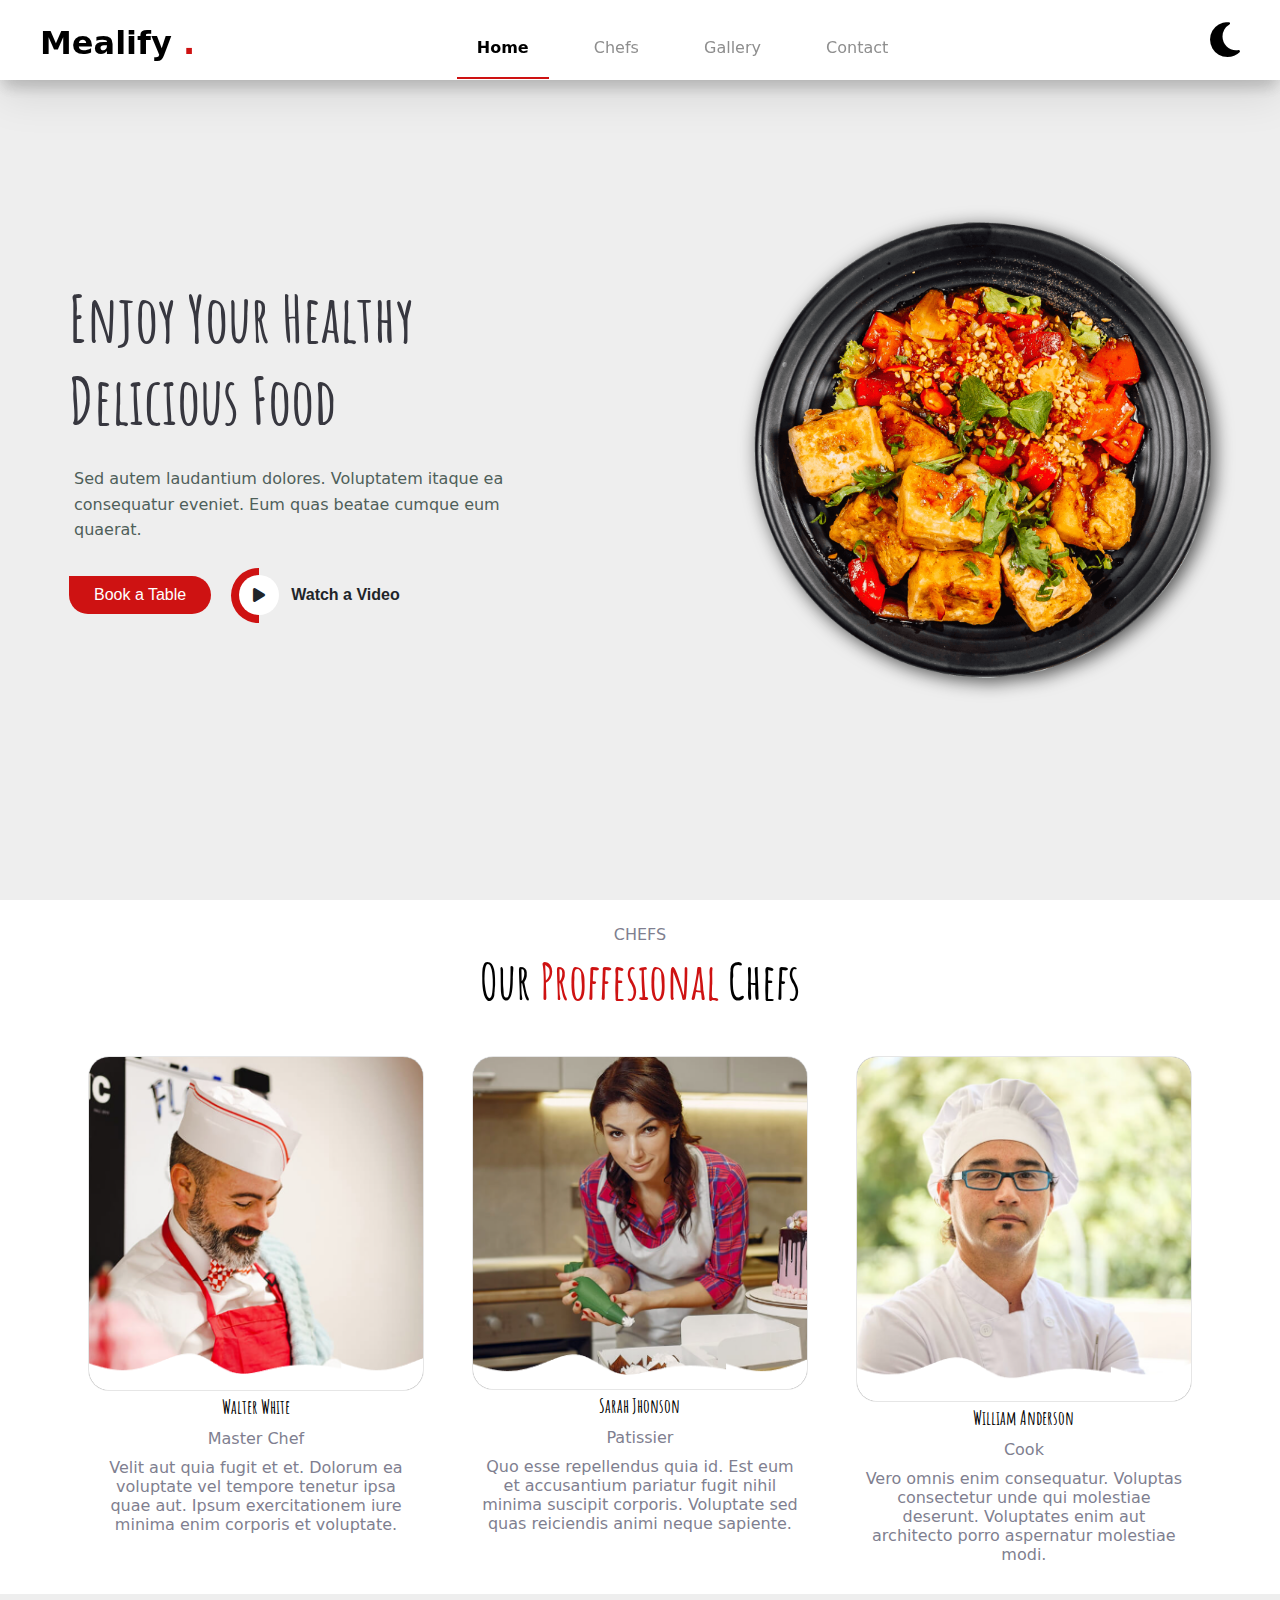
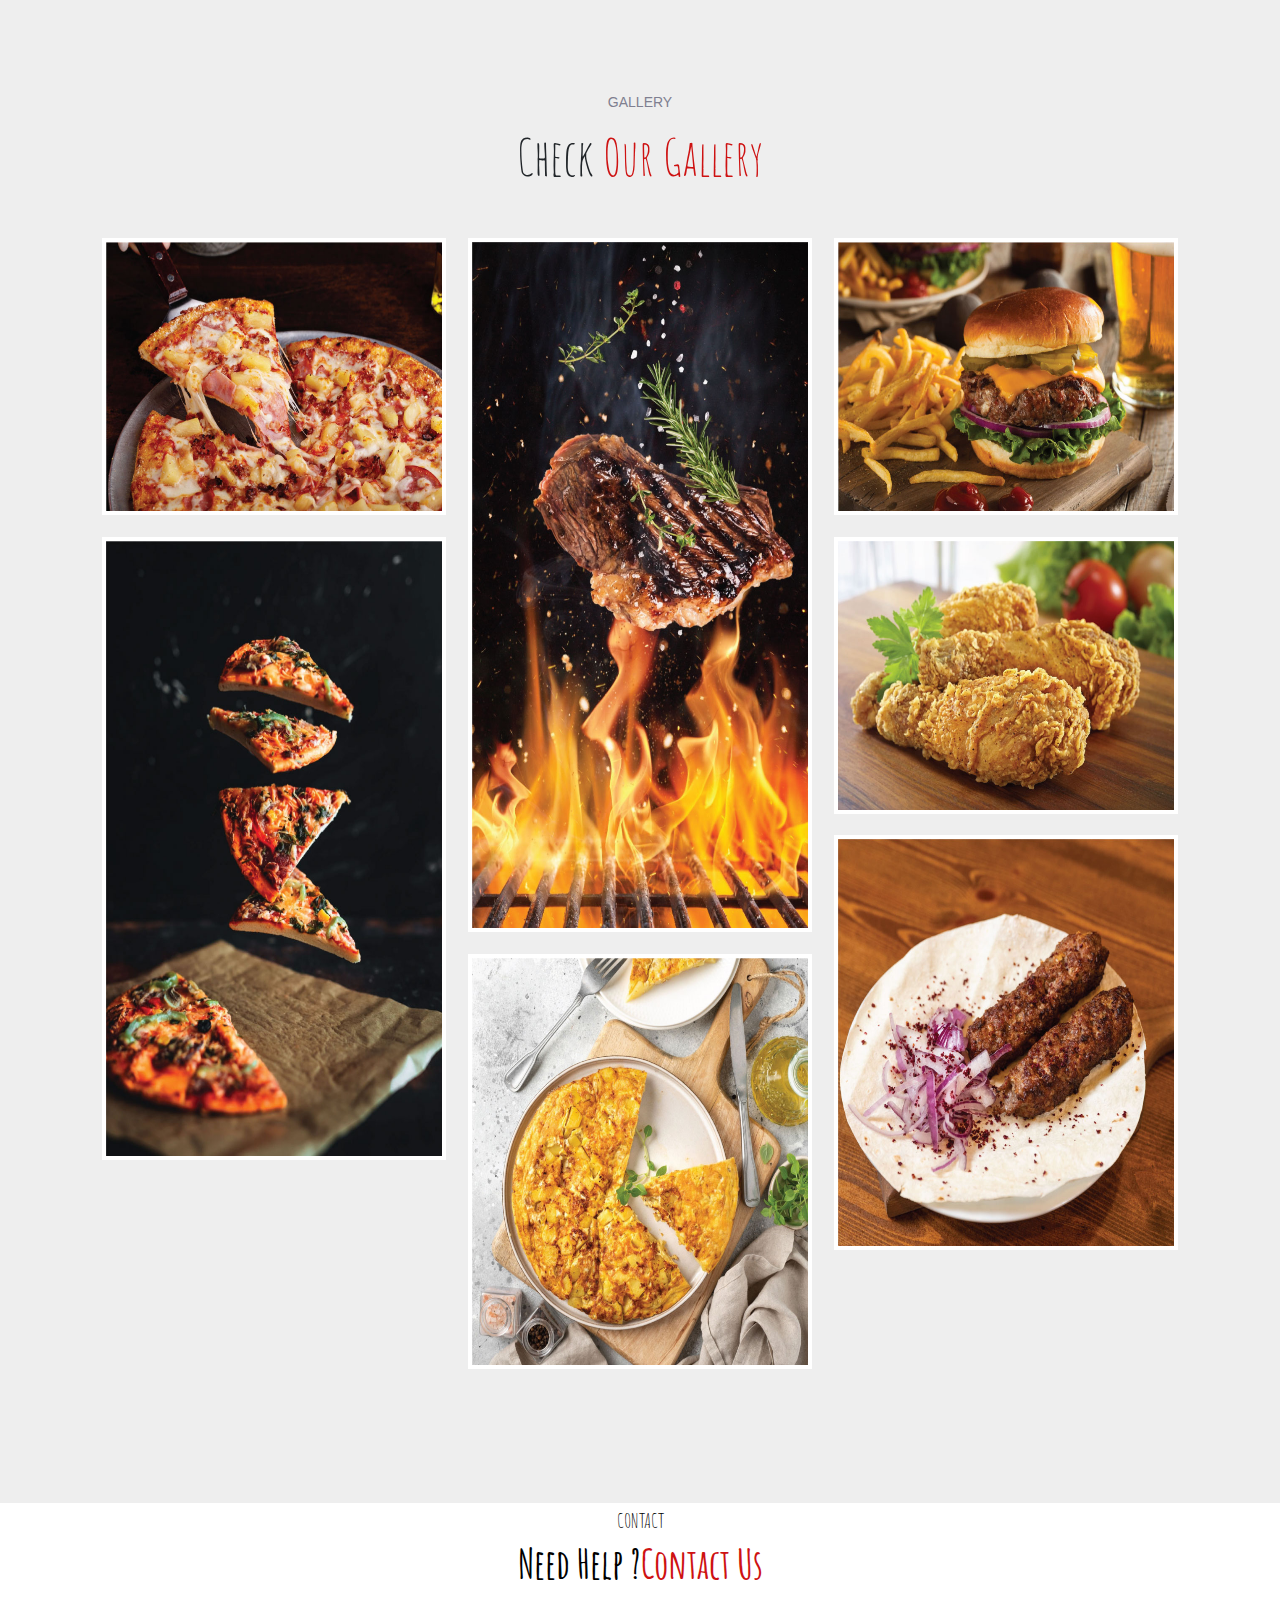
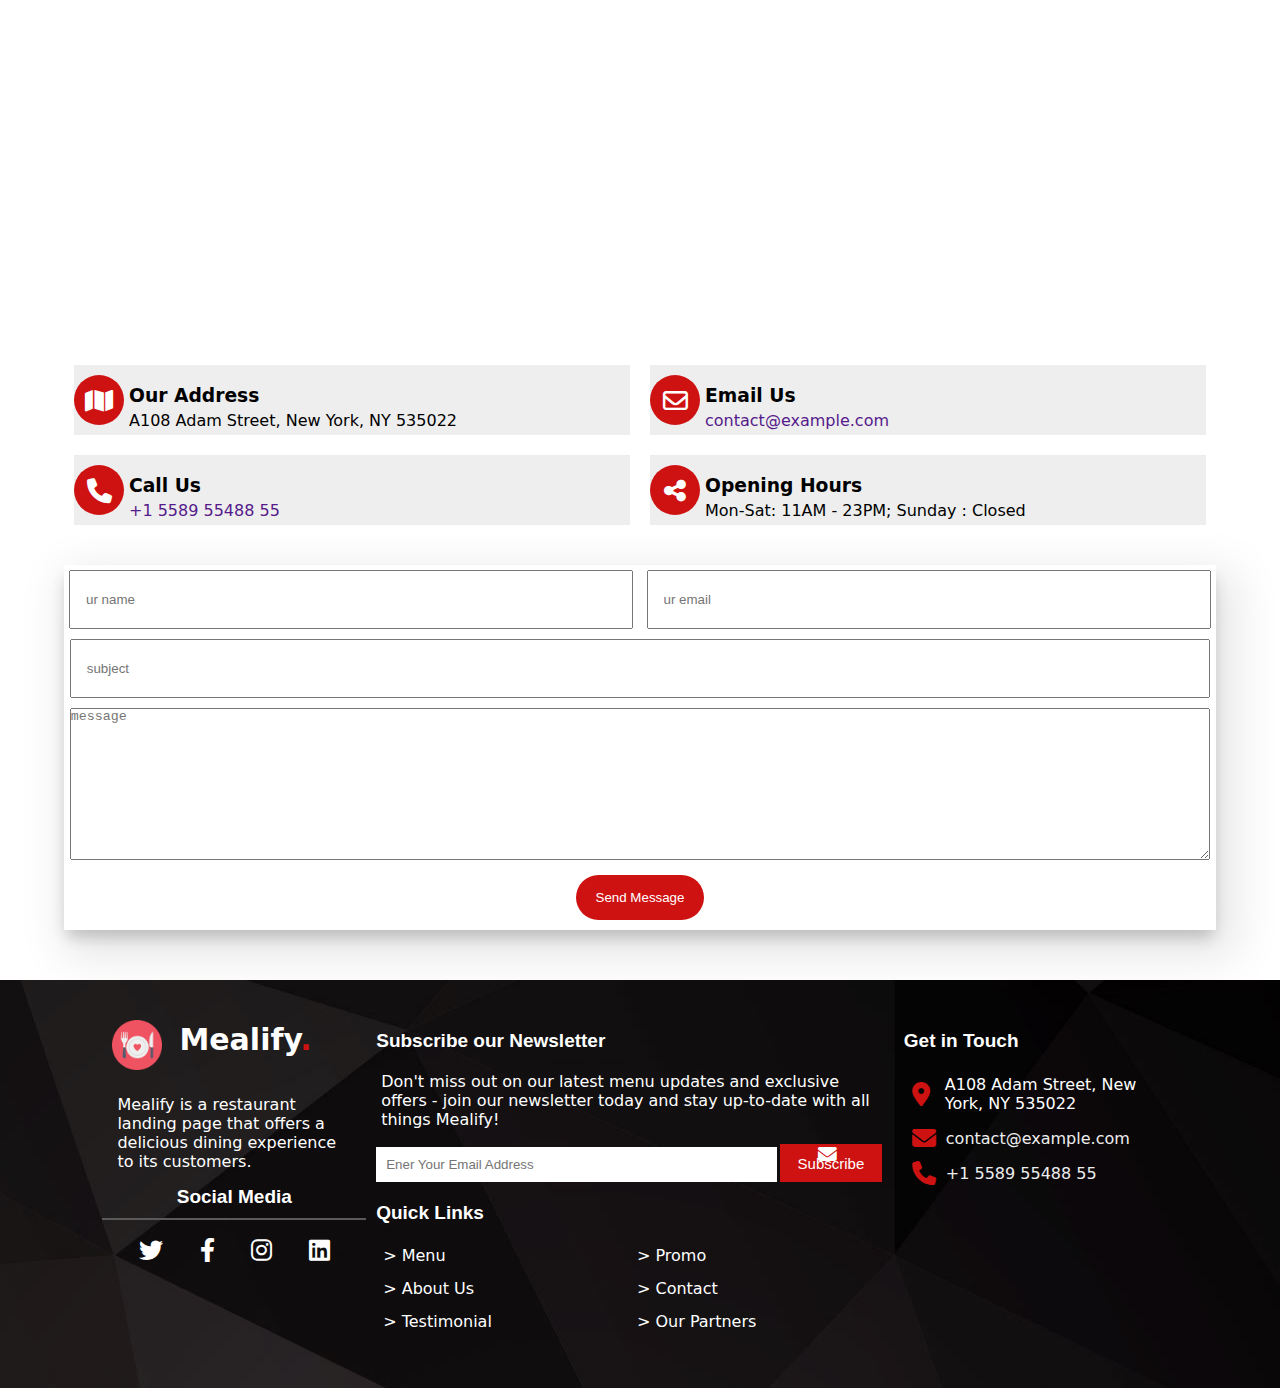
<file: index.html>
<html>

<head>
    <link rel="preconnect" href="https://fonts.gstatic.com" crossorigin />
    <link href="https://fonts.googleapis.com/css2?family=Amatic+SC:wght@400;700&display=swap" rel="stylesheet" />
    <title>Mealify</title>
    <link rel="shortcut icon" href="img/favicon.png" type="image/x-icon" />
    <link rel="stylesheet" href="css/all.min.css" />
    <link rel="stylesheet" href="css/main.css" />
</head>

<body>
    <div class="counter"></div>
    <!-- ----------------------start navbar----------------------- -->
    <div id="navbar">
        <div class="nav-word">
            <h1><a href="index.html">Mealify</a> <span>.</span></h1>
        </div>
        <div class="nav-menu">
            <ul>
                <li><a href="Home" class="active">Home</a></li>
                <li><a href="chefs">Chefs</a></li>
                <li><a href="check-our-Gallery">Gallery</a></li>
                <li><a href="#">Contact</a></li>
            </ul>
        </div>
        <div class="nav-icon">
            <a href="index2.html"><i class="fa-solid fa-moon"></i></a>
        </div>
    </div>
    <!-- ----------------------end navbar----------------------- -->
    <!-- ----------------------start Section for home----------------------- -->
    <div id="Home">
        <div class="container">
            <div class="caption">
                <h1>Enjoy Your Healthy Delicious Food</h1>
                <p>
                    Sed autem laudantium dolores. Voluptatem itaque ea consequatur
                    eveniet. Eum quas beatae cumque eum quaerat.
                </p>
                <div class="btns">
                    <a href="" class="first-btn">Book a Table</a>
                    <a href="https://www.youtube.com/" class="second-btn" target="_blank">
                        <div class="icon">
                            <i class="fa-solid fa-play"></i>
                        </div>
                        Watch a Video
                    </a>
                </div>
            </div>

            <div class="img">
                <img src="img/hero-img.png" alt="" />
            </div>
        </div>
    </div>
    <!-- ----------------------end Section for home----------------------- -->
    <!-- ----------------------start Section for chefs ----------------------- -->
    <div id="chefs">
        <div class="counter">
            <p>CHEFS</p>
            <h2>Our <span>Proffesional</span> Chefs</h2>
            <div class="phot-chef-parent">
                <div class="photo-chef">
                    <img src="img/chefs/chef-1.png" alt="chefs" />
                    <div class="icon">
                        <ul>
                            <li><i class="fa-brands fa-facebook"></i></li>
                            <li><i class="fa-brands fa-instagram"></i></li>
                            <li><i class="fa-brands fa-twitter"></i></li>
                            <li><i class="fa-brands fa-linkedin"></i></li>
                        </ul>
                    </div>
                    <h3>Walter White</h3>
                    <p>Master Chef</p>
                    <p>
                        Velit aut quia fugit et et. Dolorum ea voluptate vel tempore
                        tenetur ipsa quae aut. Ipsum exercitationem iure minima enim
                        corporis et voluptate.
                    </p>
                </div>
                <div class="photo-chef">
                    <img src="img/chefs/chef-2.png" alt="chefs" />
                    <div class="icon">
                        <ul>
                            <li><i class="fa-brands fa-facebook"></i></li>
                            <li><i class="fa-brands fa-instagram"></i></li>
                            <li><i class="fa-brands fa-twitter"></i></li>
                            <li><i class="fa-brands fa-linkedin"></i></li>
                        </ul>
                    </div>
                    <h3>Sarah Jhonson</h3>
                    <p>Patissier</p>
                    <p>
                        Quo esse repellendus quia id. Est eum et accusantium pariatur
                        fugit nihil minima suscipit corporis. Voluptate sed quas
                        reiciendis animi neque sapiente.
                    </p>
                </div>
                <div class="photo-chef">
                    <img src="img/chefs/chef-3.png" alt="chefs" />
                    <div class="icon">
                        <ul>
                            <li><i class="fa-brands fa-facebook"></i></li>
                            <li><i class="fa-brands fa-instagram"></i></li>
                            <li><i class="fa-brands fa-twitter"></i></li>
                            <li><i class="fa-brands fa-linkedin"></i></li>
                        </ul>
                    </div>
                    <h3>William Anderson</h3>
                    <p>Cook</p>
                    <p>
                        Vero omnis enim consequatur. Voluptas consectetur unde qui
                        molestiae deserunt. Voluptates enim aut architecto porro
                        aspernatur molestiae modi.
                    </p>
                </div>
            </div>
        </div>
    </div>
    <!-- ----------------------end Section for chefs ----------------------- -->
    <!-- ----------------------start Section for Check Our Gallery ----------------------- -->
    <div id="check-our-Gallery">
        <div class="container">
            <h2>GALLERY</h2>
            <p>Check<span> Our Gallery </span></p>
            <div class="food">
                <div class="food1">
                    <img src="img/gallery/meal-1.jpg" alt="" />
                    <div class="layer">
                        <h2>Pizza</h2>
                        <p>Hawaiian pizza with ham and pineapple</p>
                    </div>
                </div>
                <div class="food2">
                    <img src="img/gallery/meal-4.jpg" alt="" />
                    <div class="layer">
                        <h2>Levitation pizza</h2>
                        <p>Levitation pizza on black background.</p>
                    </div>
                </div>
                <div class="food3">
                    <img src="img/gallery/meal-2.jpg" alt="" />
                    <div class="layer">
                        <h2>Beef steaks</h2>
                        <p>
                            Tasty beef steaks flying above cast iron grate with fire flames.
                        </p>
                    </div>
                </div>
                <div class="food4">
                    <img src="img/gallery/meal-7.jpg" alt="" />
                    <div class="layer">
                        <h2>Frittata</h2>
                        <p>Frittata or potato pie in a ceramic plate</p>
                    </div>
                </div>
                <div class="food5">
                    <img src="img/gallery/meal-3.jpg" alt="" />
                    <div class="layer">
                        <h2>Burger</h2>
                        <p>grass fed bison hamburger with chips & beer</p>
                    </div>
                </div>
                <div class="food6">
                    <img src="img/gallery/meal-5.jpg" alt="" />
                    <div class="layer">
                        <h2>Crispy Fried Chicken</h2>
                        <p>
                            Golden brown chicken legs with a crunchy coating and juicy meat
                        </p>
                    </div>
                </div>
                <div class="food7">
                    <img src="img/gallery/meal-6.jpg" alt="" />
                    <div class="layer">
                        <h2>Lyulya kebab</h2>
                        <p>
                            Tender and juicy skewers of ground lamb or beef, flavored with
                            aromatic spices and herbs
                        </p>
                    </div>
                </div>
            </div>
        </div>
    </div>
    <!-- ----------------------end Section for Check Our Gallery ----------------------- -->
    <!-- ----------------------stat Section for Need Help ? Contact Us ----------------------- -->
    <div id="Contact-Us">
        <div class="counter">
            <div class="Contact-info">
                <p>CONTACT</p>
                <h2>Need Help ?<span>Contact Us</span></h2>
            </div>
            <div class="responsive-map mt-5">
                <iframe
                    src="https://www.google.com/maps/embed?pb=!1m18!1m12!1m3!1d2822.7806761080233!2d-93.29138368446431!3d44.96844997909819!2m3!1f0!2f0!3f0!3m2!1i1024!2i768!4f13.1!3m3!1m2!1s0x52b32b6ee2c87c91%3A0xc20dff2748d2bd92!2sWalker+Art+Center!5e0!3m2!1sen!2sus!4v1514524647889"
                    width="600" height="450" frameborder="0" style="border: 0" allowfullscreen></iframe>
            </div>
            <div class="contact-menu">
                <div class="contact-about back">
                    <span class="icoon"><i class="fa-solid fa-map"></i></span>
                    <span class="mt-5">
                        <h3>Our Address</h3>
                        <p>A108 Adam Street, New York, NY 535022</p>
                    </span>
                </div>
                <div class="contact-about back">
                    <span class="icoon"><i class="fa-regular fa-envelope"></i></span>
                    <span class="mt-5">
                        <h3>Email Us</h3>
                        <p><a href="">contact@example.com</a></p>
                    </span>
                </div>
                <div class="contact-about back">
                    <span class="icoon"><i class="fa-solid fa-phone"></i></span>
                    <span class="mt-5">
                        <h3>Call Us</h3>
                        <p><a href="">+1 5589 55488 55</a></p>
                    </span>
                </div>
                <div class="contact-about back">
                    <span class="icoon"><i class="fa-solid fa-share-nodes"></i></span>
                    <span class="mt-5">
                        <h3>Opening Hours</h3>
                        <p>Mon-Sat: 11AM - 23PM; Sunday : Closed</p>
                    </span>
                </div>
            </div>
            <div class="form-info">
                <form action="">
                    <input class="n1" type="text" name="" id="" placeholder="ur name" />
                    <input class="n2" type="text" name="" id="" placeholder="ur email" />
                    <input class="n3" type="text" name="" id="" placeholder="subject" />
                    <textarea name="" id="" cols="30" rows="10" placeholder="message"></textarea>
                    <button>Send Message</button>
                </form>
            </div>
            <div class="clr"></div>
        </div>
    </div>
    <!-- ----------------------end Section for Need Help ? Contact Us ----------------------- -->
    <!-- ----------------------start final section  ----------------------- -->
    <div id="footer">
        <div class="container">
            <div class="left">
                <div class="first">
                    <img src="img/favicon.png" alt="">
                    <h2>Mealify</h2>
                </div>
                <p>Mealify is a restaurant landing page that offers a delicious dining experience to its customers.</p>
                <h3>Social Media</h3>
                <ul>
                    <li><i class="fa-brands fa-twitter fa-xl"></i></li>
                    <li><i class="fa-brands fa-facebook-f fa-xl"></i></li>
                    <li><i class="fa-brands fa-instagram fa-xl"></i></li>
                    <li><i class="fa-brands fa-linkedin fa-xl"></i></li>
                </ul>
            </div>
            <div class="center">
                <h3>Subscribe our Newsletter</h3>
                <p>Don't miss out on our latest menu updates and exclusive offers - join our newsletter today and stay up-to-date with all things Mealify!</p>
                <input type="text" placeholder="Ener Your Email Address">
                <button><i class="fa-solid fa-envelope fa-lg"></i>Subscribe</button>
                <h3>Quick Links</h3>
                <ul>
                    <li><a href="#">> Menu</a></li>
                    <li><a href="#">> Promo</a></li>
                    <li><a href="#">> About Us</a></li>
                    <li><a href="#">> Contact</a></li>
                    <li><a href="#">> Testimonial</a></li>
                    <li><a href="#">> Our Partners</a></li>
                </ul>
            </div>
            <div class="clr"></div>
            <div class="right">
                <h3>Get in Touch</h3>
                <ul>
                    <li><div class="text"><i class="fa-solid fa-location-dot fa-xl"></i><span>A108 Adam Street, New York, NY 535022</span></div></li>
                    <li><div class="text"><i class="fa-solid fa-envelope fa-xl"></i><a href="#">contact@example.com</a></div></li>
                    <li><div class="text"><i class="fa-solid fa-phone fa-xl"></i><a href="#">+1 5589 55488 55</a></div></li>
                </ul>
            </div>
            <div class="clr"></div>
        </div>
    </div>
    <!-- ----------------------end final section  ----------------------- -->
</body>
</html>
</file>
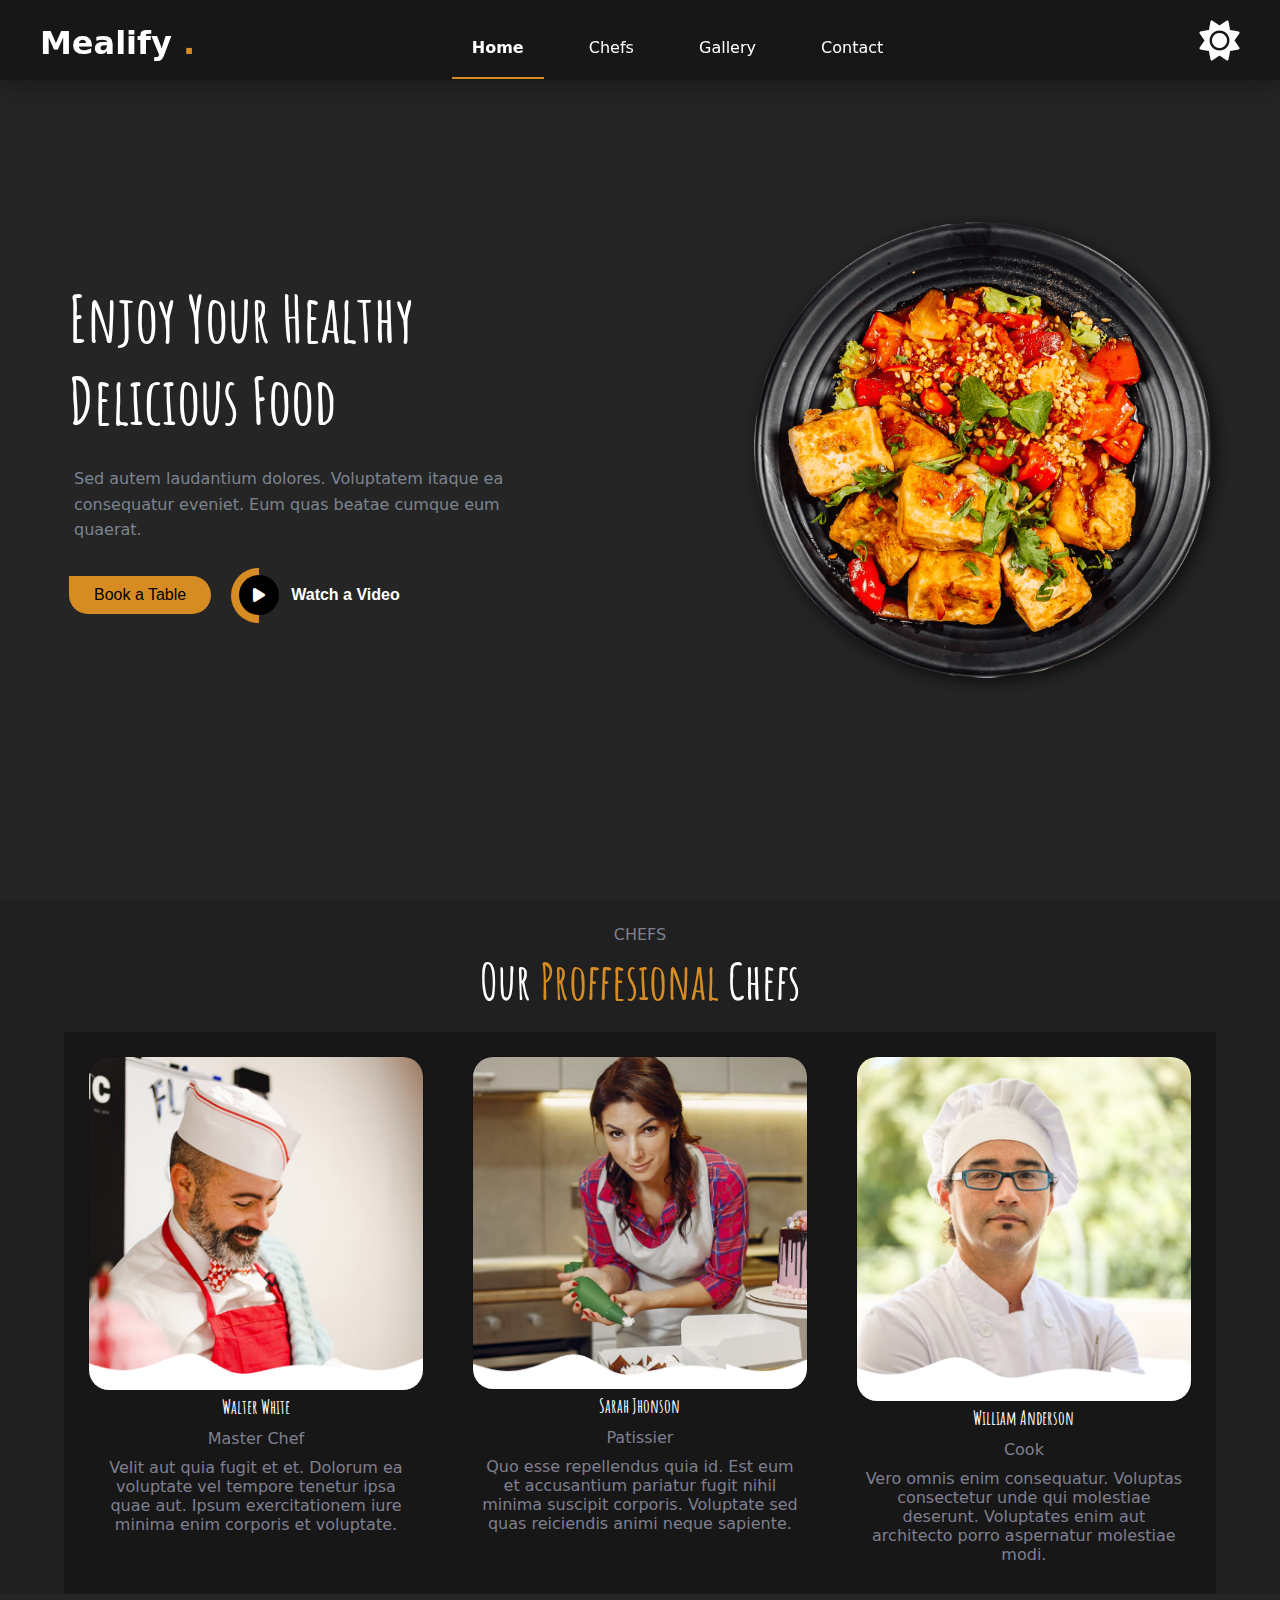
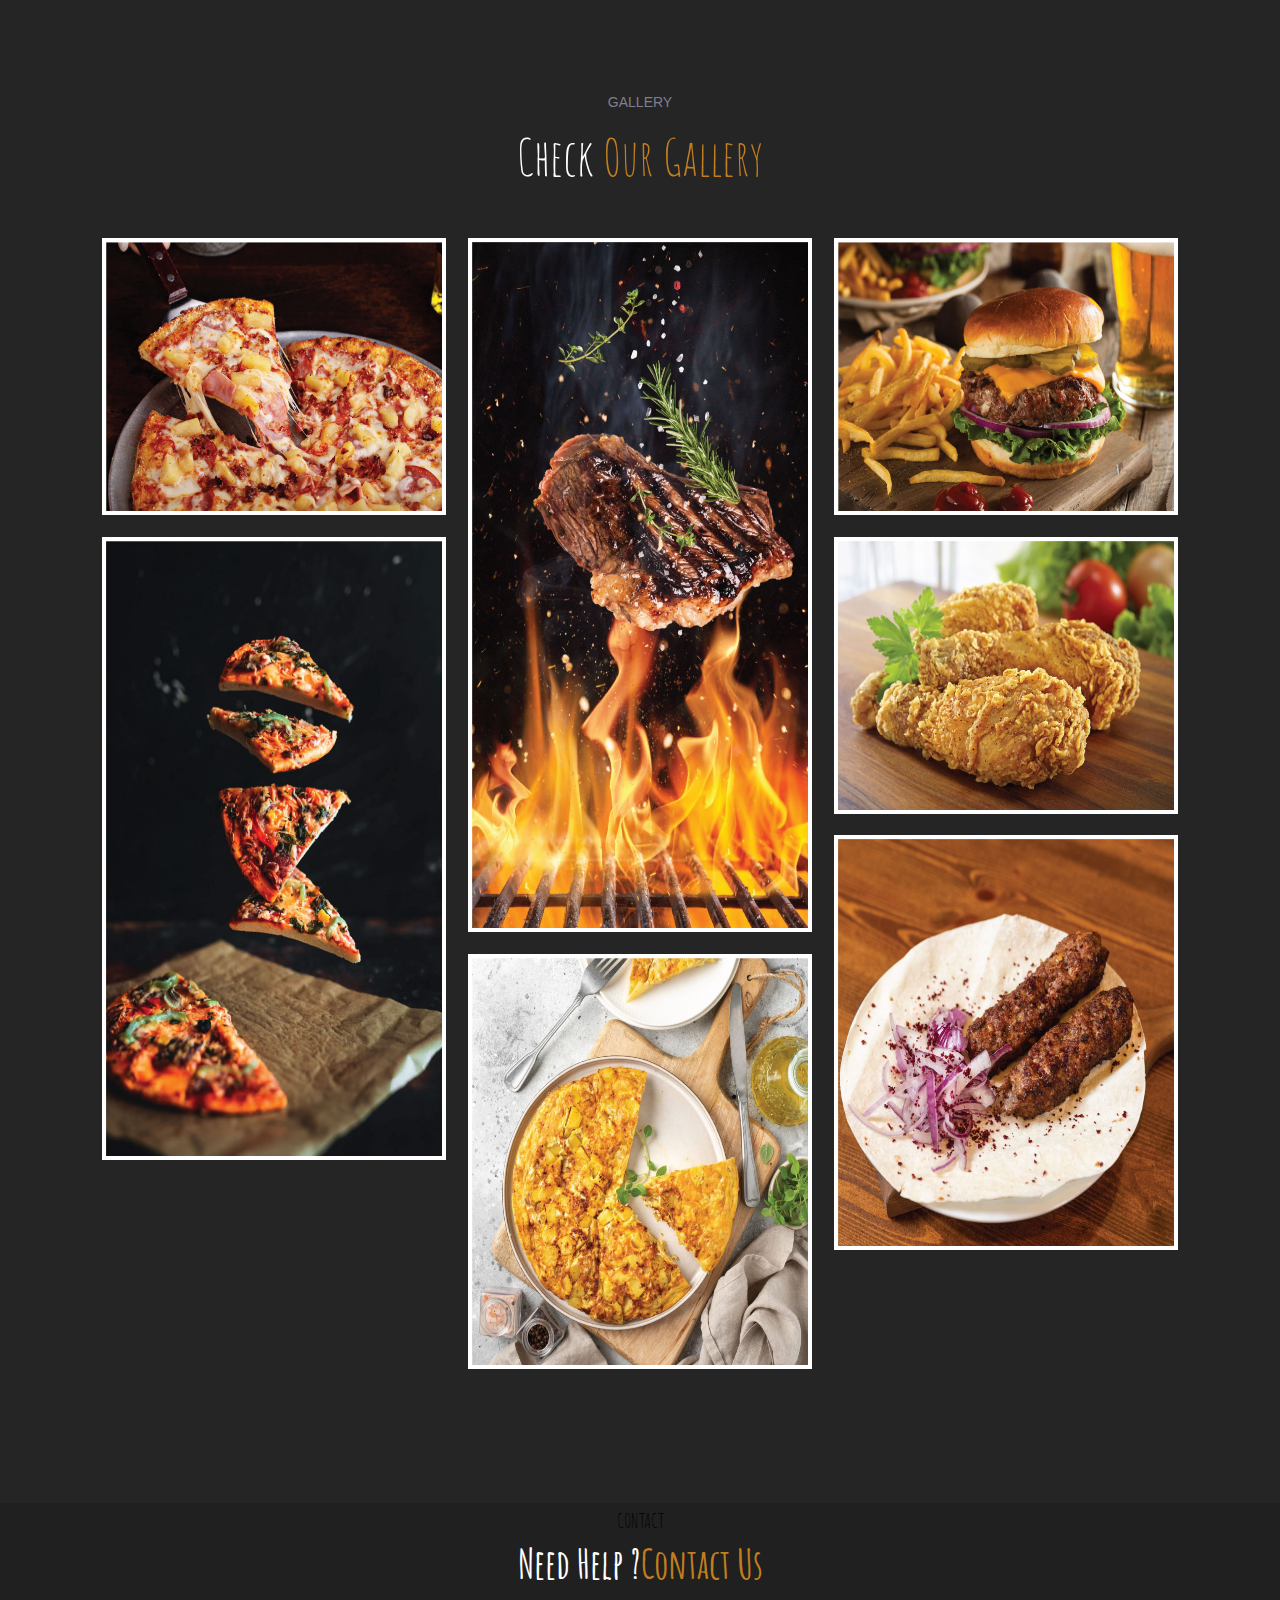
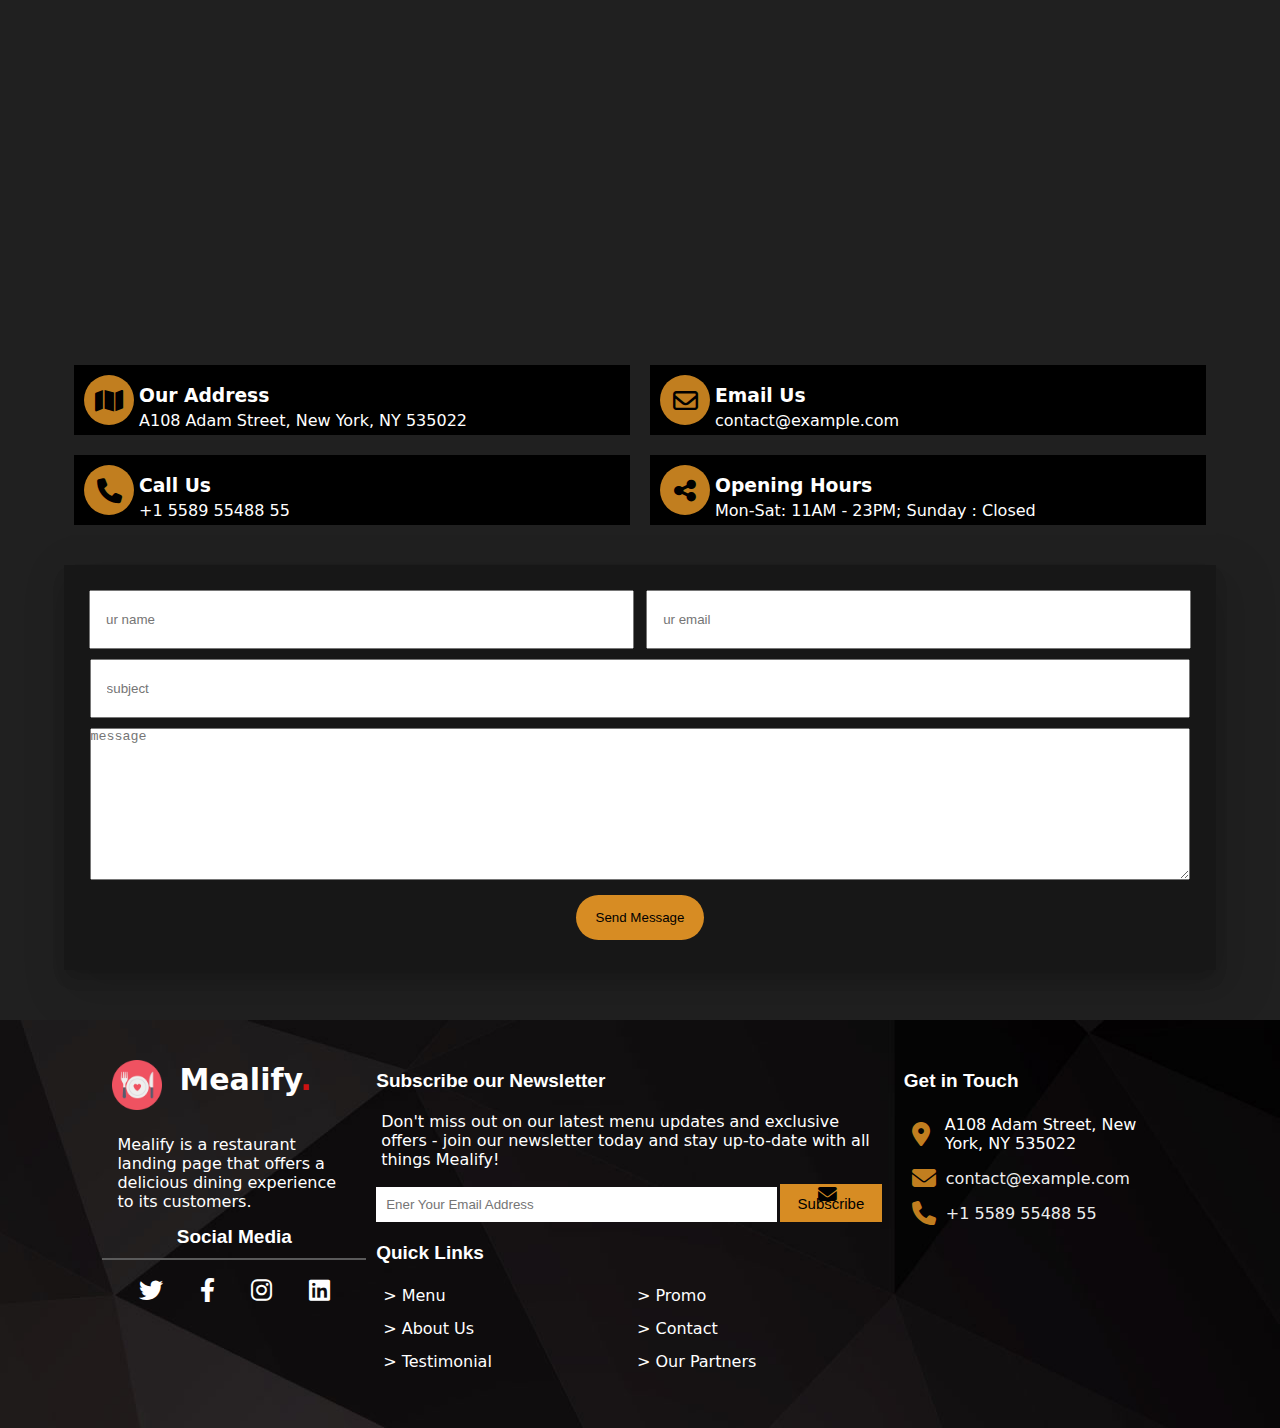
<file: index2.html>
<html>

<head>
    <link rel="preconnect" href="https://fonts.gstatic.com" crossorigin />
    <link href="https://fonts.googleapis.com/css2?family=Amatic+SC:wght@400;700&display=swap" rel="stylesheet" />
    <title>Mealify</title>
    <link rel="shortcut icon" href="img/favicon.png" type="image/x-icon" />
    <link rel="stylesheet" href="css/all.min.css" />
    <link rel="stylesheet" href="css/style.css" />
</head>

<body>
    <div class="counter"></div>
    <!-- ----------------------start navbar----------------------- -->
    <div id="navbar">
        <div class="nav-word">
            <h1><a href="index.html">Mealify</a> <span>.</span></h1>
        </div>
        <div class="nav-menu">
            <ul>
                <li><a href="Home" class="active">Home</a></li>
                <li><a href="chefs">Chefs</a></li>
                <li><a href="check-our-Gallery">Gallery</a></li>
                <li><a href="#">Contact</a></li>
            </ul>
        </div>
        <div class="nav-icon">
            <a href="index.html"><i class="fa-solid fa-sun"></i></a>
        </div>
    </div>
    <!-- ----------------------end navbar----------------------- -->
    <!-- ----------------------start Section for home----------------------- -->
    <div id="Home">
        <div class="container">
            <div class="caption">
                <h1>Enjoy Your Healthy Delicious Food</h1>
                <p>
                    Sed autem laudantium dolores. Voluptatem itaque ea consequatur
                    eveniet. Eum quas beatae cumque eum quaerat.
                </p>
                <div class="btns">
                    <a href="" class="first-btn">Book a Table</a>
                    <a href="https://www.youtube.com/" class="second-btn" target="_blank">
                        <div class="icon">
                            <i class="fa-solid fa-play"></i>
                        </div>
                        Watch a Video
                    </a>
                </div>
            </div>

            <div class="img">
                <img src="img/hero-img.png" alt="" />
            </div>
        </div>
    </div>
    <!-- ----------------------end Section for home----------------------- -->
    <!-- ----------------------start Section for chefs ----------------------- -->
    <div id="chefs">
        <div class="counter">
            <p>CHEFS</p>
            <h2>Our <span>Proffesional</span> Chefs</h2>
            <div class="phot-chef-parent">
                <div class="photo-chef">
                    <img src="img/chefs/chef-1.png" alt="chefs" />
                    <div class="icon">
                        <ul>
                            <li><i class="fa-brands fa-facebook"></i></li>
                            <li><i class="fa-brands fa-instagram"></i></li>
                            <li><i class="fa-brands fa-twitter"></i></li>
                            <li><i class="fa-brands fa-linkedin"></i></li>
                        </ul>
                    </div>
                    <h3>Walter White</h3>
                    <p>Master Chef</p>
                    <p>
                        Velit aut quia fugit et et. Dolorum ea voluptate vel tempore
                        tenetur ipsa quae aut. Ipsum exercitationem iure minima enim
                        corporis et voluptate.
                    </p>
                </div>
                <div class="photo-chef">
                    <img src="img/chefs/chef-2.png" alt="chefs" />
                    <div class="icon">
                        <ul>
                            <li><i class="fa-brands fa-facebook"></i></li>
                            <li><i class="fa-brands fa-instagram"></i></li>
                            <li><i class="fa-brands fa-twitter"></i></li>
                            <li><i class="fa-brands fa-linkedin"></i></li>
                        </ul>
                    </div>
                    <h3>Sarah Jhonson</h3>
                    <p>Patissier</p>
                    <p>
                        Quo esse repellendus quia id. Est eum et accusantium pariatur
                        fugit nihil minima suscipit corporis. Voluptate sed quas
                        reiciendis animi neque sapiente.
                    </p>
                </div>
                <div class="photo-chef">
                    <img src="img/chefs/chef-3.png" alt="chefs" />
                    <div class="icon">
                        <ul>
                            <li><i class="fa-brands fa-facebook"></i></li>
                            <li><i class="fa-brands fa-instagram"></i></li>
                            <li><i class="fa-brands fa-twitter"></i></li>
                            <li><i class="fa-brands fa-linkedin"></i></li>
                        </ul>
                    </div>
                    <h3>William Anderson</h3>
                    <p>Cook</p>
                    <p>
                        Vero omnis enim consequatur. Voluptas consectetur unde qui
                        molestiae deserunt. Voluptates enim aut architecto porro
                        aspernatur molestiae modi.
                    </p>
                </div>
            </div>
        </div>
    </div>
    <!-- ----------------------end Section for chefs ----------------------- -->
    <!-- ----------------------start Section for Check Our Gallery ----------------------- -->
    <div id="check-our-Gallery">
        <div class="container">
            <h2>GALLERY</h2>
            <p>Check<span> Our Gallery </span></p>
            <div class="food">
                <div class="food1">
                    <img src="img/gallery/meal-1.jpg" alt="" />
                    <div class="layer">
                        <h2>Pizza</h2>
                        <p>Hawaiian pizza with ham and pineapple</p>
                    </div>
                </div>
                <div class="food2">
                    <img src="img/gallery/meal-4.jpg" alt="" />
                    <div class="layer">
                        <h2>Levitation pizza</h2>
                        <p>Levitation pizza on black background.</p>
                    </div>
                </div>
                <div class="food3">
                    <img src="img/gallery/meal-2.jpg" alt="" />
                    <div class="layer">
                        <h2>Beef steaks</h2>
                        <p>
                            Tasty beef steaks flying above cast iron grate with fire flames.
                        </p>
                    </div>
                </div>
                <div class="food4">
                    <img src="img/gallery/meal-7.jpg" alt="" />
                    <div class="layer">
                        <h2>Frittata</h2>
                        <p>Frittata or potato pie in a ceramic plate</p>
                    </div>
                </div>
                <div class="food5">
                    <img src="img/gallery/meal-3.jpg" alt="" />
                    <div class="layer">
                        <h2>Burger</h2>
                        <p>grass fed bison hamburger with chips & beer</p>
                    </div>
                </div>
                <div class="food6">
                    <img src="img/gallery/meal-5.jpg" alt="" />
                    <div class="layer">
                        <h2>Crispy Fried Chicken</h2>
                        <p>
                            Golden brown chicken legs with a crunchy coating and juicy meat
                        </p>
                    </div>
                </div>
                <div class="food7">
                    <img src="img/gallery/meal-6.jpg" alt="" />
                    <div class="layer">
                        <h2>Lyulya kebab</h2>
                        <p>
                            Tender and juicy skewers of ground lamb or beef, flavored with
                            aromatic spices and herbs
                        </p>
                    </div>
                </div>
            </div>
        </div>
    </div>
    <!-- ----------------------end Section for Check Our Gallery ----------------------- -->
    <!-- ----------------------stat Section for Need Help ? Contact Us ----------------------- -->
    <div id="Contact-Us">
        <div class="counter">
            <div class="Contact-info">
                <p>CONTACT</p>
                <h2>Need Help ?<span>Contact Us</span></h2>
            </div>
            <div class="responsive-map mt-5">
                <iframe
                    src="https://www.google.com/maps/embed?pb=!1m18!1m12!1m3!1d2822.7806761080233!2d-93.29138368446431!3d44.96844997909819!2m3!1f0!2f0!3f0!3m2!1i1024!2i768!4f13.1!3m3!1m2!1s0x52b32b6ee2c87c91%3A0xc20dff2748d2bd92!2sWalker+Art+Center!5e0!3m2!1sen!2sus!4v1514524647889"
                    width="600" height="450" frameborder="0" style="border: 0" allowfullscreen></iframe>
            </div>
            <div class="contact-menu">
                <div class="contact-about back">
                    <span class="icoon"><i class="fa-solid fa-map"></i></span>
                    <span class="mt-5">
                        <h3>Our Address</h3>
                        <p>A108 Adam Street, New York, NY 535022</p>
                    </span>
                </div>
                <div class="contact-about back">
                    <span class="icoon"><i class="fa-regular fa-envelope"></i></span>
                    <span class="mt-5">
                        <h3>Email Us</h3>
                        <p><a href="">contact@example.com</a></p>
                    </span>
                </div>
                <div class="contact-about back">
                    <span class="icoon"><i class="fa-solid fa-phone"></i></span>
                    <span class="mt-5">
                        <h3>Call Us</h3>
                        <p><a href="">+1 5589 55488 55</a></p>
                    </span>
                </div>
                <div class="contact-about back">
                    <span class="icoon"><i class="fa-solid fa-share-nodes"></i></span>
                    <span class="mt-5">
                        <h3>Opening Hours</h3>
                        <p>Mon-Sat: 11AM - 23PM; Sunday : Closed</p>
                    </span>
                </div>
            </div>
            <div class="form-info">
                <form action="">
                    <input class="n1" type="text" name="" id="" placeholder="ur name" />
                    <input class="n2" type="text" name="" id="" placeholder="ur email" />
                    <input class="n3" type="text" name="" id="" placeholder="subject" />
                    <textarea name="" id="" cols="30" rows="10" placeholder="message"></textarea>
                    <button>Send Message</button>
                </form>
            </div>
            <div class="clr"></div>
        </div>
    </div>
    <!-- ----------------------end Section for Need Help ? Contact Us ----------------------- -->
    <!-- ----------------------start final section  ----------------------- -->
    <div id="footer">
        <div class="container">
            <div class="left">
                <div class="first">
                    <img src="img/favicon.png" alt="">
                    <h2>Mealify</h2>
                </div>
                <p>Mealify is a restaurant landing page that offers a delicious dining experience to its customers.</p>
                <h3>Social Media</h3>
                <ul>
                    <li><i class="fa-brands fa-twitter fa-xl"></i></li>
                    <li><i class="fa-brands fa-facebook-f fa-xl"></i></li>
                    <li><i class="fa-brands fa-instagram fa-xl"></i></li>
                    <li><i class="fa-brands fa-linkedin fa-xl"></i></li>
                </ul>
            </div>
            <div class="center">
                <h3>Subscribe our Newsletter</h3>
                <p>Don't miss out on our latest menu updates and exclusive offers - join our newsletter today and stay up-to-date with all things Mealify!</p>
                <input type="text" placeholder="Ener Your Email Address">
                <button><i class="fa-solid fa-envelope fa-lg"></i>Subscribe</button>
                <h3>Quick Links</h3>
                <ul>
                    <li><a href="#">> Menu</a></li>
                    <li><a href="#">> Promo</a></li>
                    <li><a href="#">> About Us</a></li>
                    <li><a href="#">> Contact</a></li>
                    <li><a href="#">> Testimonial</a></li>
                    <li><a href="#">> Our Partners</a></li>
                </ul>
            </div>
            <div class="clr"></div>
            <div class="right">
                <h3>Get in Touch</h3>
                <ul>
                    <li><div class="text"><i class="fa-solid fa-location-dot fa-xl"></i><span>A108 Adam Street, New York, NY 535022</span></div></li>
                    <li><div class="text"><i class="fa-solid fa-envelope fa-xl"></i><a href="#">contact@example.com</a></div></li>
                    <li><div class="text"><i class="fa-solid fa-phone fa-xl"></i><a href="#">+1 5589 55488 55</a></div></li>
                </ul>
            </div>
            <div class="clr"></div>
        </div>
    </div>
    <!-- ----------------------end final section  ----------------------- -->
</body>
</html>
</file>
<file: css/main.css>
* {
  padding: 0;
  margin: 0;
  list-style: none;
  text-decoration: none;
  box-sizing: border-box;
}
:root {
  --headingFont: "Amatic SC", sans-serif;
  --contentFont: "Open Sans", sans-serif;
  --mainColor: #ce1212;
  --secondaryColor: #212529;
  --grayColor: #7f7f90;
  --transitionDuration: 0.3s;
}
body {
  font-family: "Amatic SC", sans-serif;
}
.counter {
  width: 90%;
  margin: auto;
}
.clr {
  clear: both;
}
/* -------------start navbar----------------- */
#navbar {
  height: 80px;
  box-shadow: 0px 16px 43px 0px rgba(0, 0, 0, 0.1),
    0px 10px 15px -3px rgba(0, 0, 0, 0.1), 0px 10px 15px -3px rgba(0, 0, 0, 0.1);
  background-color: white;
  display: flex;
  justify-content: space-between;
  position: fixed;
  width: 100%;
  top: 0;
  left: 0;
  display: flex;
  align-items: center;
  z-index: 99;
  font-family: system-ui, -apple-system, BlinkMacSystemFont, "Segoe UI", Roboto,
    Oxygen, Ubuntu, Cantarell, "Open Sans", "Helvetica Neue", sans-serif;
}
#navbar .nav-word {
  padding-top: 5px;
  padding-left: 40px;
}
#navbar .nav-word a {
  color: black;
}
#navbar .nav-word span {
  color: #ce1212;
}
#navbar .nav-menu li {
  display: inline-block;
  padding-inline: 10px;
  padding-top: 15px;
}
#navbar .nav-menu .active {
  color: #000;
  font-weight: bold;
  border-bottom: 2px solid #ce1212;
}
#navbar .nav-menu a {
  color: rgba(128, 128, 128, 0.888);
  margin-top: 10px;
  padding: 20px;
  outline: none;
  transition: 0.5;
  font-weight: 400;
}
#navbar .nav-menu a:hover {
  border-bottom: 3px solid #ce1212;
  color: #000;
  font-weight: bold;
}
#navbar .nav-icon {
  font-size: 40px;
  padding: 40px;
}
#navbar .nav-icon a {
  color: black;
}
/* -------------end navbar----------------- */
/* ---------------------------start Section for home----------------------- */
#Home {
  height: 100vh;
  background-color: #eee;
  display: flex;
  align-items: center;
  justify-content: center;
}
#Home .container {
  display: flex;
  justify-content: space-between;
  align-items: center;
  flex-wrap: wrap;
  padding: 40px 5px;
  width: 90%;
  margin: auto;
}
#Home .container .img {
  width: 40%;
}

#Home .container .img img {
  width: 100%;
  filter: drop-shadow(4px 4px 9px #000a);
}
#Home .container .img img:hover{
  animation: move 1s infinite;
}
@keyframes move {
  0% {
  transform: translate(1px, 1px) rotate(0deg);
  }
  10% {
      transform: translate(-1px, -2px) rotate(-1deg);
  }
  20% {
      transform: translate(-3px, 0px) rotate(1deg);
  }
  30% {
      transform: translate(3px, 2px) rotate(0deg);
  }
  40% {
      transform: translate(1px, -1px) rotate(1deg);
  }
  50% {
      transform: translate(-1px, 2px) rotate(-1deg);
  }
  60% {
      transform: translate(-3px, 1px) rotate(0deg);
  }
  70% {
      transform: translate(3px, 1px) rotate(-1deg);
  }
  80% {
      transform: translate(-1px, -1px) rotate(1deg);
  }
  90% {
      transform: translate(1px, 2px) rotate(0deg);
  }

  100% {
      transform: translate(1px, -2px) rotate(-1deg);
    }
}

#Home .container .caption {
  width: 40%;
}
#Home .container .caption h1 {
  font-size: 65px;
  font-family: var(--headingFont);
  color: #37373f;
}
#Home .container .caption p {
  font-size: 16px;
  margin: 20px 0;
  line-height: 1.6;
  color: #4f5f5a;
  font-family: system-ui, -apple-system, BlinkMacSystemFont, 'Segoe UI', Roboto, Oxygen, Ubuntu, Cantarell, 'Open Sans', 'Helvetica Neue', sans-serif
}

.btns {
  display: flex;
  align-items: center;
  flex-wrap: wrap;
}
.btns .first-btn {
  padding: 10px 25px;
  border-radius: 0px 35px 35px;
  color: #fff;
  font-family: var(--contentFont);
  background-color: var(--mainColor);
  margin-right: 20px;
  flex-shrink: 0;
}
.btns .second-btn {
  font-family: var(--contentFont);
  color: #212529;
  display: flex;
  align-items: center;
  font-weight: 600;
  transition: var(--transitionDuration);
  flex-shrink: 0;
}
.btns .second-btn:hover {
  color: var(--mainColor);
}

.btns .icon {
  font-size: 16px;
  transition: var(--transitionDuration);
  background-image: linear-gradient(
    to right,
    var(--mainColor) 0% 50%,
    transparent 50% 100%
  );
  width: 55px;
  height: 55px;
  border-radius: 50%;
  display: flex;
  justify-content: center;
  align-items: center;
  margin-right: 5px;
  position: relative;
}
.btns .icon::before {
  content: "";
  background-color: #fff;
  width: 40px;
  height: 40px;
  border-radius: 50%;
  position: absolute;
}

.btns .icon i {
  position: relative;
  z-index: 22;
}

.btns .second-btn:hover i {
  color: var(--mainColor);
}

/* ---------------------------end Section for home----------------------- */
/* -- ----------------------start Section for chefs ----------------------- */
#chefs {
  text-align: center;
  padding-top: 20px;
  background-color: white;
}
#chefs h2 {
  padding-bottom: 20px;
  font-size: 50px;
}
#chefs span {
  font-size: 50px;
  color: #ce1212;
}
#chefs p {
  color: #7f7f90;
  font-size: 16px;
  font-family:system-ui, -apple-system, BlinkMacSystemFont, 'Segoe UI', Roboto, Oxygen, Ubuntu, Cantarell, 'Open Sans', 'Helvetica Neue', sans-serif
}
#chefs .phot-chef-parent {
  display: flex;
}
#chefs .phot-chef-parent .photo-chef {
  width: 33.33%;
  padding: 25px;
  background-color: white;
  position: relative;
  top: 0;
  right: 0;
  overflow: hidden;
  transition: 1s;
  
}
#chefs .phot-chef-parent .photo-chef .icon li {
  padding: 5px;
}
#chefs .phot-chef-parent .photo-chef .icon {
  position: absolute;
  top: 40px;
  right: -100%;
  width: 50px;
  background-color: rgba(220, 220, 220, 0.363);
  transition: 1s;
}
#chefs .phot-chef-parent .photo-chef:hover .icon {
  right: 20px;
}
#chefs .phot-chef-parent .photo-chef h3,
p {
  padding: 5px;
}
#chefs .phot-chef-parent .photo-chef img {
  width: 100%;
  border-radius: 20px;
  box-shadow: 0 0 1px #000;
}
#chefs .phot-chef-parent .photo-chef:hover {
  transform: scale(1.1);
}

/* -- ----------------------end Section for chefs ----------------------- */
/* -- ----------------------start Section for Check Our Gallery ----------------------- */
#check-our-Gallery {
  width: 100%;
  background-color: #eeeeee;
  padding-top: 100px;
  padding-bottom: 100px;
}
#check-our-Gallery .container {
  max-width: 84%;
  margin: auto;
  /* background-color: aqua; */
}
#check-our-Gallery .container h2 {
  text-align: center;
  color: #7f7f90;
  font-size: 14px;
  font-weight: 400;
  font-family: "Inter", sans-serif;
  padding-bottom: 10px;
}
#check-our-Gallery .container p {
  text-align: center;
  color: #212529;
  font-size: 50px;
  font-weight: 400;
  font-family: "Amatic SC", sans-serif;
  padding-bottom: 50px;
}
#check-our-Gallery .container p span {
  color: #ce1212;
}
#check-our-Gallery .container .food {
  width: 100%;
  display: flex;
  flex-direction: column;
  flex-wrap: wrap;
  height: 1165px;
  align-content: space-between;
  /* align-items: center; */
}
#check-our-Gallery .container .food img {
  width: 100%;
  height: 100%;
}
#check-our-Gallery .container .food .food1 {
  width: 32%;
  height: 277px;
  /* background-color: #CE1212; */
  margin-bottom: 2%;
  border: 4px solid #fff;
  position: relative;
  top: 0;
  left: 0;
  overflow: hidden;
}
#check-our-Gallery .container .food .food1 .layer {
  width: 100%;
  height: 100%;
  background-color: rgba(0, 0, 0, 0.521);
  position: absolute;
  top: 100%;
  left: 0;
  transition: 0.7s;
}
#check-our-Gallery .container .food .food1:hover .layer {
  top: 0;
}
#check-our-Gallery .container .food .food1 .layer h2 {
  padding-top: 80px;
  color: #fff;
  font-size: 30px;
}
#check-our-Gallery .container .food .food1 .layer p {
  font-size: 20px;
  color: #fff;
  font-family: system-ui, -apple-system, BlinkMacSystemFont, "Segoe UI", Roboto,
    Oxygen, Ubuntu, Cantarell, "Open Sans", "Helvetica Neue", sans-serif;
}
#check-our-Gallery .container .food .food2 {
  width: 32%;
  height: 623px;
  /* background-color: rgb(140, 206, 18); */
  border: 4px solid #fff;
  position: relative;
  top: 0;
  left: 0;
  overflow: hidden;
}
#check-our-Gallery .container .food .food2 .layer {
  width: 100%;
  height: 100%;
  background-color: rgba(0, 0, 0, 0.521);
  position: absolute;
  top: 100%;
  left: 0;
  transition: 0.7s;
}
#check-our-Gallery .container .food .food2:hover .layer {
  top: 0;
}
#check-our-Gallery .container .food .food2 .layer h2 {
  padding-top: 80px;
  color: #fff;
  font-size: 30px;
}
#check-our-Gallery .container .food .food2 .layer p {
  font-size: 20px;
  color: #fff;
  font-family: system-ui, -apple-system, BlinkMacSystemFont, "Segoe UI", Roboto,
    Oxygen, Ubuntu, Cantarell, "Open Sans", "Helvetica Neue", sans-serif;
}
#check-our-Gallery .container .food .food3 {
  width: 32%;
  height: 694px;
  /* background-color: rgb(206, 131, 18); */
  margin-bottom: 2%;
  border: 4px solid #fff;
  position: relative;
  top: 0;
  left: 0;
  overflow: hidden;
}
#check-our-Gallery .container .food .food3 .layer {
  width: 100%;
  height: 100%;
  background-color: rgba(0, 0, 0, 0.521);
  position: absolute;
  top: 100%;
  left: 0;
  transition: 0.7s;
}
#check-our-Gallery .container .food .food3:hover .layer {
  top: 0;
}
#check-our-Gallery .container .food .food3 .layer h2 {
  padding-top: 80px;
  color: #fff;
  font-size: 30px;
}
#check-our-Gallery .container .food .food3 .layer p {
  font-size: 20px;
  color: #fff;
  font-family: system-ui, -apple-system, BlinkMacSystemFont, "Segoe UI", Roboto,
    Oxygen, Ubuntu, Cantarell, "Open Sans", "Helvetica Neue", sans-serif;
}
#check-our-Gallery .container .food .food4 {
  width: 32%;
  height: 415px;
  /* background-color: rgb(71, 206, 18); */
  border: 4px solid #fff;
  position: relative;
  top: 0;
  left: 0;
  overflow: hidden;
}
#check-our-Gallery .container .food .food4 .layer {
  width: 100%;
  height: 100%;
  background-color: rgba(0, 0, 0, 0.521);
  position: absolute;
  top: 100%;
  left: 0;
  transition: 0.7s;
}
#check-our-Gallery .container .food .food4:hover .layer {
  top: 0;
}
#check-our-Gallery .container .food .food4 .layer h2 {
  padding-top: 80px;
  color: #fff;
  font-size: 30px;
}
#check-our-Gallery .container .food .food4 .layer p {
  font-size: 20px;
  color: #fff;
  font-family: system-ui, -apple-system, BlinkMacSystemFont, "Segoe UI", Roboto,
    Oxygen, Ubuntu, Cantarell, "Open Sans", "Helvetica Neue", sans-serif;
}
#check-our-Gallery .container .food .food5 {
  width: 32%;
  height: 277px;
  
  margin-bottom: 2%;
  border: 4px solid #fff;
  position: relative;
  top: 0;
  left: 0;
  overflow: hidden;
}
#check-our-Gallery .container .food .food5 .layer {
  width: 100%;
  height: 100%;
  background-color: rgba(0, 0, 0, 0.521);
  position: absolute;
  top: 100%;
  left: 0;
  transition: 0.7s;
}
#check-our-Gallery .container .food .food5:hover .layer {
  top: 0;
}
#check-our-Gallery .container .food .food5 .layer h2 {
  padding-top: 80px;
  color: #fff;
  font-size: 30px;
}
#check-our-Gallery .container .food .food5 .layer p {
  font-size: 20px;
  color: #fff;
  font-family: system-ui, -apple-system, BlinkMacSystemFont, "Segoe UI", Roboto,
    Oxygen, Ubuntu, Cantarell, "Open Sans", "Helvetica Neue", sans-serif;
}
#check-our-Gallery .container .food .food6 {
  width: 32%;
  height: 277px;
  /* background-color: rgb(206, 18, 40); */
  margin-bottom: 2%;
  border: 4px solid #fff;
  position: relative;
  top: 0;
  left: 0;
  overflow: hidden;
}
#check-our-Gallery .container .food .food6 .layer {
  width: 100%;
  height: 100%;
  background-color: rgba(0, 0, 0, 0.521);
  position: absolute;
  top: 100%;
  left: 0;
  transition: 0.7s;
}
#check-our-Gallery .container .food .food6:hover .layer {
  top: 0;
}
#check-our-Gallery .container .food .food6 .layer h2 {
  padding-top: 80px;
  color: #fff;
  font-size: 30px;
}
#check-our-Gallery .container .food .food6 .layer p {
  font-size: 20px;
  color: #fff;
  font-family: system-ui, -apple-system, BlinkMacSystemFont, "Segoe UI", Roboto,
    Oxygen, Ubuntu, Cantarell, "Open Sans", "Helvetica Neue", sans-serif;
}
#check-our-Gallery .container .food .food7 {
  width: 32%;
  height: 415px;
  /* background-color: rgb(206, 59, 18); */
  margin-bottom: 2%;
  border: 4px solid #fff;
  position: relative;
  top: 0;
  left: 0;
  overflow: hidden;
}
#check-our-Gallery .container .food .food7 .layer {
  width: 100%;
  height: 100%;
  background-color: rgba(0, 0, 0, 0.521);
  position: absolute;
  top: 100%;
  left: 0;
  transition: 0.7s;
}
#check-our-Gallery .container .food .food7:hover .layer {
  top: 0;
}
#check-our-Gallery .container .food .food7 .layer h2 {
  padding-top: 80px;
  color: #fff;
  font-size: 30px;
}
#check-our-Gallery .container .food .food7 .layer p {
  font-size: 20px;
  color: #fff;
  font-family: system-ui, -apple-system, BlinkMacSystemFont, "Segoe UI", Roboto,
    Oxygen, Ubuntu, Cantarell, "Open Sans", "Helvetica Neue", sans-serif;
}

/* -- ----------------------end Section for Check Our Gallery ----------------------- */
/* -- ----------------------start Section for Need Help ? Contact Us ----------------------- */
#Contact-Us .Contact-info {
  text-align: center;
}
#Contact-Us .Contact-info p {
  padding-bottom: 5px;
  font-size: 20px;
}
#Contact-Us .Contact-info h2 {
  font-size: 40px;
}
#Contact-Us .Contact-info span {
  color: #ce1212;
}
#Contact-Us .responsive-map {
  overflow: hidden;
  padding-bottom: 30%;
  position: relative;
  height: 0;
}
#Contact-Us .responsive-map iframe {
  left: 0;
  top: 0;
  height: 90%;
  width: 100%;
  position: absolute;
}
#Contact-Us .contact-menu {
  display: flex;
  flex-wrap: wrap;
}
#Contact-Us .contact-about {
  display: flex;
  width: 50%;
}
#Contact-Us .back {
  background-color: #eeeeee;
  border: 10px solid white;
}

#Contact-Us .contact-about span i {
  font-size: 25px;
  display: flex;
  justify-content: center;
  align-items: center;
}
#Contact-Us .contact-about h3 {
  font-family: system-ui, -apple-system, BlinkMacSystemFont, "Segoe UI", Roboto,
    Oxygen, Ubuntu, Cantarell, "Open Sans", "Helvetica Neue", sans-serif;
  padding-left: 5px;
}
#Contact-Us .contact-about p {
  font-family: system-ui, -apple-system, BlinkMacSystemFont, "Segoe UI", Roboto,
    Oxygen, Ubuntu, Cantarell, "Open Sans", "Helvetica Neue", sans-serif;
  padding-left: 5px;
}

#Contact-Us .contact-about i {
  width: 50px;
  height: 50px;
  border-radius: 50%;
  background-color: #ce1212;
  color: white;
}
.icoon {
  display: flex;
  justify-content: center;
  align-items: center;
}
.mt-5 {
  margin-top: 20px;
}
#Contact-Us .form-info {
  margin-top: 30px;
  width: 100%;
  text-align: center;
  box-shadow: 10px 16px 43px 10px rgba(0, 0, 0, 0.1),
    0px 10px 15px -3px rgba(0, 0, 0, 0.1), 0px 10px 15px -3px rgba(0, 0, 0, 0.1);
}
#Contact-Us .form-info form {
  width: 100%;
}
#Contact-Us .form-info form .n1 {
  width: 49%;
  padding: 20px 15px;
  margin-top: 10px;
  float: left;
  margin: 5px;
}
#Contact-Us .form-info form .n2 {
  width: 49%;
  padding: 20px 15px;
  margin-top: 10px;
  float: right;
  margin: 5px;
}
#Contact-Us .form-info form .n3 {
  width: 99%;
  padding: 20px 15px;
  margin-top: 10px;
  margin: 5px;
}
#Contact-Us .form-info form textarea {
  width: 99%;
  margin-top: 10px;
  margin: 5px;
}
#Contact-Us .form-info form button {
  padding: 15px 20px;
  margin-top: 10px;
  border-radius: 50px;
  border: none;
  background-color: #ce1212;
  color: #fff;
  margin-bottom: 10px;
}
/* -- ----------------------end Section for Need Help ? Contact Us ----------------------- */
/* ------- ------------------ start final section -------------- */
#footer{
  margin-top: 50px;
  width: 100%;
  /* background-color: aqua; */
 background-image: url(../img/textured-metal-background.jpg);
}
#footer .container{
  padding-right: 20px;
  width: 84%;
  /* background-color: blue; */
  margin: auto;
  display: flex;
  flex-wrap: wrap;
  padding-bottom: 40px;
  padding-top: 30px;
}
#footer .container .left{
  width: 25%;
  /* background-color: brown; */
}
#footer .container .left .first{
  width: 100%;
  display: flex;
  flex-wrap: wrap;
}
#footer .container .left .first img{
  width: 50px;
  height: 50px;
  float: left;
  margin: 10px;
}
#footer .container .left .first h2{
  float: left;
  margin-left: 7px;
  margin-top: 12px;
  font-size: 30px;
  font-weight: 700;
  font-family: system-ui, -apple-system, BlinkMacSystemFont, 'Segoe UI', Roboto, Oxygen, Ubuntu, Cantarell, 'Open Sans', 'Helvetica Neue', sans-serif;
  color: #fff;
}
#footer .container .left .first h2::after{
  content: ".";
  color: #CE1212;
}
#footer .container .left p{
  margin: 10px;
  color: #fff;
  font-size: 16px;
  font-weight: 400;
  font-family: system-ui, -apple-system, BlinkMacSystemFont, 'Segoe UI', Roboto, Oxygen, Ubuntu, Cantarell, 'Open Sans', 'Helvetica Neue', sans-serif;

}
#footer .container .left h3{
  color: #fff;
  font-size: 19px;
  font-weight: 700;
  font-family: 'Inter', sans-serif;
  border-bottom: 2px solid #5a5a5a;
  text-align: center;
  padding-bottom: 10px;
}
#footer .container .left ul{
  margin-top: 20px;
  display: flex;
  justify-content: space-evenly;
  align-items: center;
  color: #fff;
}
#footer .container .left ul li{
  cursor: pointer;
}
#footer .container .center{
  width: 50%;
  /* background-color: green; */
  padding: 10px;
  padding-top: 20px;
}
#footer .container .center h3{
  color: #fff;
  font-size: 19px;
  font-weight: 700;
  font-family: 'Inter', sans-serif;
  padding-bottom: 15px;
}
#footer .container .center p{
  color: #fff;
  padding-bottom: 15px ;
  font-size: 16px;
  font-weight: 400;
  font-family: system-ui, -apple-system, BlinkMacSystemFont, 'Segoe UI', Roboto, Oxygen, Ubuntu, Cantarell, 'Open Sans', 'Helvetica Neue', sans-serif;
}
#footer .container .center input{
  width: 79%;
  padding: 10px;
  margin-bottom: 20px;
  border: none;
  outline: none;
}
#footer .container .center a {
  color: #fff;
}
#footer .container .center button{
  width: 20%;
  padding: 10px;
  background-color: #CE1212;
  border: none;
  color: #fff;
  font-size: 15px;
  font-weight: 400;
}
#footer .container .center button i{
  padding-right: 7px;
}
#footer .container .center button:hover{
  background-color: #E61414;
  cursor: pointer;
}
#footer .container .center ul{
  width: 100%;
  color: #fff;
  font-size: 16px;
  font-family: system-ui, -apple-system, BlinkMacSystemFont, 'Segoe UI', Roboto, Oxygen, Ubuntu, Cantarell, 'Open Sans', 'Helvetica Neue', sans-serif;
  font-weight: 400;
  float: left;
  
}
#footer .container .center ul li{
  width: 47%;
  float: left;
  padding: 7px;
  transition: transform 0.5s;
  margin-right: 3%;
}
#footer .container .center ul li:hover{
  transform: translateX(10px);
  background-color: #222;
}
#footer .container .right{
  width: 25%;
  padding: 10px;
  padding-top: 20px;
}
#footer .container .right h3{
  color: #fff;
  font-size: 19px;
  font-weight: 700;
  font-family: 'Inter', sans-serif;
  padding-bottom: 15px;
}
#footer .container .right ul{
  width: 100%;
  color: #fff;
  font-size: 16px;
  font-family: system-ui, -apple-system, BlinkMacSystemFont, 'Segoe UI', Roboto, Oxygen, Ubuntu, Cantarell, 'Open Sans', 'Helvetica Neue', sans-serif;
  font-weight: 400;
  float: left;
}
#footer .container .right ul li{
  float: left;
  padding: 8px;
}
#footer .container .right ul li .text{
  display: flex;
  justify-content: space-between;
  align-items: center;

}
#footer .container .right ul li i{
  color: #CE1212;
  padding-right: 10px;
  cursor: pointer;
}
#footer .container .right ul li span{
  font-size: 16px;
  font-weight: 400;
  font-family: system-ui, -apple-system, BlinkMacSystemFont, 'Segoe UI', Roboto, Oxygen, Ubuntu, Cantarell, 'Open Sans', 'Helvetica Neue', sans-serif;
  padding-left:5px;
}
#footer .container .right a {
  color: #eee;
}


/* -----------------------------end final section ------------------------- */
/* -----------------------------start Media Query ------------------------- */
@media (max-width: 1399.98px) {  }
@media (max-width: 1199.98px) {  }
@media (max-width: 991.98px) {  }
@media (max-width: 767.98px) { 
    #Home .container .caption {
        width: 100%;
    } 
    #Home .container .img {
        width: 50%;
    }
    #chefs .phot-chef-parent  {
      display: block;
      
    }
    
     #chefs .phot-chef-parent .photo-chef {
      width: 100%;
      
    }
    #check-our-Gallery .container .food {
      display: block;
      height:3000px ;
    }
    #check-our-Gallery .container .food .food1{
      width: 100%;
      
    }
    #check-our-Gallery .container .food .food2{
      width: 100%;
      
    }
    #check-our-Gallery .container .food .food3{
      width: 100%;
    
    }
    #check-our-Gallery .container .food .food4{
      width: 100%;
      
    }
    #check-our-Gallery .container .food .food5{
      width: 100%;
      
    }
    #check-our-Gallery .container .food .food6{
      width: 100%;
    
    }#check-our-Gallery .container .food .food7{
      width: 100%;
    
    }
    #Contact-Us .contact-menu {
      display: block;
      
    }
    #Contact-Us .back {
      width: 100%;
    }
    #Contact-Us .form-info form .n1 {
      width: 98%;
    }
    #Contact-Us .form-info form .n2 {
      width: 98%;
      float: left;
    }
    #footer .container .left{
      width: 100%;
      margin-bottom: 20px;
      order: 1;
  }
  #footer .container .right{
      width: 100%;
      margin-bottom: 20px;
      order: 3;
  }
  #footer .container .center{
      width: 100%;
      order: 2;
      margin-bottom: 20px;
    }

  }
@media (max-width: 575.98px) { 
  #footer .container .center input{
    width: 100%;
}
#footer .container .center button{
    width: 100%;
    margin-bottom: 20px;
}

}




/* -----------------------------end Media Query ------------------------- */
</file>
<file: css/style.css>
* {
    padding: 0;
    margin: 0;
    list-style: none;
    text-decoration: none;
    box-sizing: border-box;
  }
  :root {
    --headingFont: "Amatic SC", sans-serif;
    --contentFont: "Open Sans", sans-serif;
    --mainColor:#D78C23;
    --secondaryColor: black;
    --grayColor: white;
    --transitionDuration: 0.3s;
  }
  body {
    font-family: "Amatic SC", sans-serif;
  }
  .counter {
    width: 90%;
    margin: auto;
  }
  .clr {
    clear: both;
  }
  /* -------------start navbar----------------- */
  #navbar {
    
    height: 80px;
    box-shadow: 0px 16px 43px 0px rgba(0, 0, 0, 0.1),
      0px 10px 15px -3px rgba(0, 0, 0, 0.1), 0px 10px 15px -3px rgba(0, 0, 0, 0.1);
    background-color: #171717;
    display: flex;
    justify-content: space-between;
    position: fixed;
    width: 100%;
    top: 0;
    left: 0;
    display: flex;
    align-items: center;
    z-index: 99;
    font-family: system-ui, -apple-system, BlinkMacSystemFont, "Segoe UI", Roboto,
      Oxygen, Ubuntu, Cantarell, "Open Sans", "Helvetica Neue", sans-serif;
  }
  #navbar .nav-word {
    padding-top: 5px;
    padding-left: 40px;
  }
  #navbar .nav-word a {
    color: #fff;

  }
  #navbar .nav-word span {
    color: #D78C23;
  }
  #navbar .nav-menu li {
    display: inline-block;
    padding-inline: 10px;
    padding-top: 15px;
  }
  #navbar .nav-menu .active {
    color: #fff;
    font-weight: bold;
    border-bottom: 2px solid #D78C23;
  }
  #navbar .nav-menu a {
    color: white;
    margin-top: 10px;
    padding: 20px;
    outline: none;
    transition: 0.5;
    font-weight: 400;
  }
  #navbar .nav-menu a:hover {
    border-bottom: 3px solid #D78C23;
    color: white;
    font-weight: bold;
  }
  #navbar .nav-icon {
    font-size: 40px;
    padding: 40px;
  }
  #navbar .nav-icon a {
    color: white;
  }
  /* -------------end navbar----------------- */
  /* ---------------------------start Section for home----------------------- */
  #Home {
    height: 100vh;
    background-color: #252525;
    display: flex;
    align-items: center;
    justify-content: center;
  }
  #Home .container {
    display: flex;
    justify-content: space-between;
    align-items: center;
    flex-wrap: wrap;
    padding: 40px 5px;
    width: 90%;
    margin: auto;
  }
  #Home .container .img {
    width: 40%;
  }
  
  #Home .container .img img {
    width: 100%;
    filter: drop-shadow(4px 4px 9px #000a);
  }
  #Home .container .img img:hover{
    animation: move 1s infinite;
  }
  @keyframes move {
    0% {
    transform: translate(1px, 1px) rotate(0deg);
    }
    10% {
        transform: translate(-1px, -2px) rotate(-1deg);
    }
    20% {
        transform: translate(-3px, 0px) rotate(1deg);
    }
    30% {
        transform: translate(3px, 2px) rotate(0deg);
    }
    40% {
        transform: translate(1px, -1px) rotate(1deg);
    }
    50% {
        transform: translate(-1px, 2px) rotate(-1deg);
    }
    60% {
        transform: translate(-3px, 1px) rotate(0deg);
    }
    70% {
        transform: translate(3px, 1px) rotate(-1deg);
    }
    80% {
        transform: translate(-1px, -1px) rotate(1deg);
    }
    90% {
        transform: translate(1px, 2px) rotate(0deg);
    }
  
    100% {
        transform: translate(1px, -2px) rotate(-1deg);
    }
  }
  
  #Home .container .caption {
    width: 40%;
  }
  #Home .container .caption h1 {
    font-size: 65px;
    font-family: var(--headingFont);
    color: white;
  }
  #Home .container .caption p {
    font-size: 16px;
    margin: 20px 0;
    line-height: 1.6;
    color: #7C848F;
    font-family: system-ui, -apple-system, BlinkMacSystemFont, 'Segoe UI', Roboto, Oxygen, Ubuntu, Cantarell, 'Open Sans', 'Helvetica Neue', sans-serif
  }
  
  .btns {
    display: flex;
    align-items: center;
    flex-wrap: wrap;
  }
  .btns .first-btn {
    padding: 10px 25px;
    border-radius: 0px 35px 35px;
    color: black;
    font-family: var(--contentFont);
    background-color: var(--mainColor);
    margin-right: 20px;
    flex-shrink: 0;
  }
  .btns .second-btn {
    font-family: var(--contentFont);
    color: white;
    display: flex;
    align-items: center;
    font-weight: 600;
    transition: var(--transitionDuration);
    flex-shrink: 0;
  }
  .btns .second-btn:hover {
    color: var(--mainColor);
  }
  
  .btns .icon {
    font-size: 16px;
    transition: var(--transitionDuration);
    background-image: linear-gradient(
      to right,
      var(--mainColor) 0% 50%,
      transparent 50% 100%
    );
    width: 55px;
    height: 55px;
    border-radius: 50%;
    display: flex;
    justify-content: center;
    align-items: center;
    margin-right: 5px;
    position: relative;
  }
  .btns .icon::before {
    content: "";
    background-color: black;
    width: 40px;
    height: 40px;
    border-radius: 50%;
    position: absolute;
  }
  
  .btns .icon i {
    position: relative;
    z-index: 22;
  }
  
  .btns .second-btn:hover i {
    color: var(--mainColor);
  }
  
  /* ---------------------------end Section for home----------------------- */
  /* -- ----------------------start Section for chefs ----------------------- */
  #chefs {
    text-align: center;
    padding-top: 20px;
    background-color: #202020;
  }
  #chefs h2 {
    padding-bottom: 20px;
    font-size: 50px;
    color: white;
  }
  #chefs span {
    font-size: 50px;
    color: #D78C23;
  }
  #chefs p {
    color: #7f7f90;
    font-size: 16px;
    font-family:system-ui, -apple-system, BlinkMacSystemFont, 'Segoe UI', Roboto, Oxygen, Ubuntu, Cantarell, 'Open Sans', 'Helvetica Neue', sans-serif
  }
  #chefs .phot-chef-parent {
    display: flex;
  }
  #chefs .phot-chef-parent .photo-chef {
    width: 33.33%;
    padding: 25px;
    background-color: #171717;
    position: relative;
    top: 0;
    right: 0;
    overflow: hidden;
    transition: 1s;
    
  }
  #chefs .phot-chef-parent .photo-chef .icon li {
    padding: 5px;
  }
  #chefs .phot-chef-parent .photo-chef .icon {
    position: absolute;
    top: 40px;
    right: -100%;
    width: 50px;
    background-color: rgba(220, 220, 220, 0.363);
    transition: 1s;
  }
  #chefs .phot-chef-parent .photo-chef:hover .icon {
    right: 30px;
  }
  #chefs .phot-chef-parent .photo-chef h3 {
    color: white;
  }
  #chefs .phot-chef-parent .photo-chef h3,p {
    padding: 5px;
  }
  #chefs .phot-chef-parent .photo-chef img {
    width: 100%;
    border-radius: 20px;
    box-shadow: 0 0 1px #000;
  }
  #chefs .phot-chef-parent .photo-chef:hover {
    transform: scale(1.1);
  }
  
  /* -- ----------------------end Section for chefs ----------------------- */
  /* -- ----------------------start Section for Check Our Gallery ----------------------- */
  #check-our-Gallery {
    width: 100%;
    background-color: #252525;
    padding-top: 100px;
    padding-bottom: 100px;
  }
  #check-our-Gallery .container {
    max-width: 84%;
    margin: auto;
    /* background-color: aqua; */
  }
  #check-our-Gallery .container h2 {
    text-align: center;
    color: #7f7f90;
    font-size: 14px;
    font-weight: 400;
    font-family: "Inter", sans-serif;
    padding-bottom: 10px;
  }
  #check-our-Gallery .container p {
    text-align: center;
    color: white;
    font-size: 50px;
    font-weight: 400;
    font-family: "Amatic SC", sans-serif;
    padding-bottom: 50px;
  }
  #check-our-Gallery .container p span {
    color: #C17E1F;
  }
  #check-our-Gallery .container .food {
    width: 100%;
    display: flex;
    flex-direction: column;
    flex-wrap: wrap;
    height: 1165px;
    align-content: space-between;
    /* align-items: center; */
  }
  #check-our-Gallery .container .food img {
    width: 100%;
    height: 100%;
  }
  #check-our-Gallery .container .food .food1 {
    width: 32%;
    height: 277px;
    /* background-color: #CE1212; */
    margin-bottom: 2%;
    border: 4px solid #fff;
    position: relative;
    top: 0;
    left: 0;
    overflow: hidden;
  }
  #check-our-Gallery .container .food .food1 .layer {
    width: 100%;
    height: 100%;
    background-color: rgba(0, 0, 0, 0.521);
    position: absolute;
    top: 100%;
    left: 0;
    transition: 0.7s;
  }
  #check-our-Gallery .container .food .food1:hover .layer {
    top: 0;
  }
  #check-our-Gallery .container .food .food1 .layer h2 {
    padding-top: 80px;
    color: #fff;
    font-size: 30px;
  }
  #check-our-Gallery .container .food .food1 .layer p {
    font-size: 20px;
    color: #fff;
    font-family: system-ui, -apple-system, BlinkMacSystemFont, "Segoe UI", Roboto,
      Oxygen, Ubuntu, Cantarell, "Open Sans", "Helvetica Neue", sans-serif;
  }
  #check-our-Gallery .container .food .food2 {
    width: 32%;
    height: 623px;
    /* background-color: rgb(140, 206, 18); */
    border: 4px solid #fff;
    position: relative;
    top: 0;
    left: 0;
    overflow: hidden;
  }
  #check-our-Gallery .container .food .food2 .layer {
    width: 100%;
    height: 100%;
    background-color: rgba(0, 0, 0, 0.521);
    position: absolute;
    top: 100%;
    left: 0;
    transition: 0.7s;
  }
  #check-our-Gallery .container .food .food2:hover .layer {
    top: 0;
  }
  #check-our-Gallery .container .food .food2 .layer h2 {
    padding-top: 80px;
    color: #fff;
    font-size: 30px;
  }
  #check-our-Gallery .container .food .food2 .layer p {
    font-size: 20px;
    color: #fff;
    font-family: system-ui, -apple-system, BlinkMacSystemFont, "Segoe UI", Roboto,
      Oxygen, Ubuntu, Cantarell, "Open Sans", "Helvetica Neue", sans-serif;
  }
  #check-our-Gallery .container .food .food3 {
    width: 32%;
    height: 694px;
    /* background-color: rgb(206, 131, 18); */
    margin-bottom: 2%;
    border: 4px solid #fff;
    position: relative;
    top: 0;
    left: 0;
    overflow: hidden;
  }
  #check-our-Gallery .container .food .food3 .layer {
    width: 100%;
    height: 100%;
    background-color: rgba(0, 0, 0, 0.521);
    position: absolute;
    top: 100%;
    left: 0;
    transition: 0.7s;
  }
  #check-our-Gallery .container .food .food3:hover .layer {
    top: 0;
  }
  #check-our-Gallery .container .food .food3 .layer h2 {
    padding-top: 80px;
    color: #fff;
    font-size: 30px;
  }
  #check-our-Gallery .container .food .food3 .layer p {
    font-size: 20px;
    color: #fff;
    font-family: system-ui, -apple-system, BlinkMacSystemFont, "Segoe UI", Roboto,
      Oxygen, Ubuntu, Cantarell, "Open Sans", "Helvetica Neue", sans-serif;
  }
  #check-our-Gallery .container .food .food4 {
    width: 32%;
    height: 415px;
    /* background-color: rgb(71, 206, 18); */
    border: 4px solid #fff;
    position: relative;
    top: 0;
    left: 0;
    overflow: hidden;
  }
  #check-our-Gallery .container .food .food4 .layer {
    width: 100%;
    height: 100%;
    background-color: rgba(0, 0, 0, 0.521);
    position: absolute;
    top: 100%;
    left: 0;
    transition: 0.7s;
  }
  #check-our-Gallery .container .food .food4:hover .layer {
    top: 0;
  }
  #check-our-Gallery .container .food .food4 .layer h2 {
    padding-top: 80px;
    color: #fff;
    font-size: 30px;
  }
  #check-our-Gallery .container .food .food4 .layer p {
    font-size: 20px;
    color: #fff;
    font-family: system-ui, -apple-system, BlinkMacSystemFont, "Segoe UI", Roboto,
      Oxygen, Ubuntu, Cantarell, "Open Sans", "Helvetica Neue", sans-serif;
  }
  #check-our-Gallery .container .food .food5 {
    width: 32%;
    height: 277px;
    
    margin-bottom: 2%;
    border: 4px solid #fff;
    position: relative;
    top: 0;
    left: 0;
    overflow: hidden;
  }
  #check-our-Gallery .container .food .food5 .layer {
    width: 100%;
    height: 100%;
    background-color: rgba(0, 0, 0, 0.521);
    position: absolute;
    top: 100%;
    left: 0;
    transition: 0.7s;
  }
  #check-our-Gallery .container .food .food5:hover .layer {
    top: 0;
  }
  #check-our-Gallery .container .food .food5 .layer h2 {
    padding-top: 80px;
    color: #fff;
    font-size: 30px;
  }
  #check-our-Gallery .container .food .food5 .layer p {
    font-size: 20px;
    color: #fff;
    font-family: system-ui, -apple-system, BlinkMacSystemFont, "Segoe UI", Roboto,
      Oxygen, Ubuntu, Cantarell, "Open Sans", "Helvetica Neue", sans-serif;
  }
  #check-our-Gallery .container .food .food6 {
    width: 32%;
    height: 277px;
    /* background-color: rgb(206, 18, 40); */
    margin-bottom: 2%;
    border: 4px solid #fff;
    position: relative;
    top: 0;
    left: 0;
    overflow: hidden;
  }
  #check-our-Gallery .container .food .food6 .layer {
    width: 100%;
    height: 100%;
    background-color: rgba(0, 0, 0, 0.521);
    position: absolute;
    top: 100%;
    left: 0;
    transition: 0.7s;
  }
  #check-our-Gallery .container .food .food6:hover .layer {
    top: 0;
  }
  #check-our-Gallery .container .food .food6 .layer h2 {
    padding-top: 80px;
    color: #fff;
    font-size: 30px;
  }
  #check-our-Gallery .container .food .food6 .layer p {
    font-size: 20px;
    color: #fff;
    font-family: system-ui, -apple-system, BlinkMacSystemFont, "Segoe UI", Roboto,
      Oxygen, Ubuntu, Cantarell, "Open Sans", "Helvetica Neue", sans-serif;
  }
  #check-our-Gallery .container .food .food7 {
    width: 32%;
    height: 415px;
    /* background-color: rgb(206, 59, 18); */
    margin-bottom: 2%;
    border: 4px solid #fff;
    position: relative;
    top: 0;
    left: 0;
    overflow: hidden;
  }
  #check-our-Gallery .container .food .food7 .layer {
    width: 100%;
    height: 100%;
    background-color: rgba(0, 0, 0, 0.521);
    position: absolute;
    top: 100%;
    left: 0;
    transition: 0.7s;
  }
  #check-our-Gallery .container .food .food7:hover .layer {
    top: 0;
  }
  #check-our-Gallery .container .food .food7 .layer h2 {
    padding-top: 80px;
    color: #fff;
    font-size: 30px;
  }
  #check-our-Gallery .container .food .food7 .layer p {
    font-size: 20px;
    color: #fff;
    font-family: system-ui, -apple-system, BlinkMacSystemFont, "Segoe UI", Roboto,
      Oxygen, Ubuntu, Cantarell, "Open Sans", "Helvetica Neue", sans-serif;
  }
  
  /* -- ----------------------end Section for Check Our Gallery ----------------------- */
  /* -- ----------------------start Section for Need Help ? Contact Us ----------------------- */
  #contact-us {
    background-color: #202020;
    padding-bottom: 50px;
  }
  #Contact-Us .Contact-info {
    text-align: center;
  }
  #Contact-Us .Contact-info p {
    padding-bottom: 5px;
    font-size: 20px;
  }
  #Contact-Us .Contact-info h2 {
    font-size: 40px;
    color: white;
  }
  #Contact-Us .Contact-info span {
    color: #C17E1F;
  }
  #Contact-Us .responsive-map {
    overflow: hidden;
    padding-bottom: 30%;
    position: relative;
    height: 0;
  }
  #Contact-Us .responsive-map iframe {
    background-color: #202020;
    left: 0;
    top: 0;
    height: 90%;
    width: 100%;
    position: absolute;
  }
  #Contact-Us .contact-menu {
    display: flex;
    flex-wrap: wrap;
  }
  #Contact-Us .contact-about {
    display: flex;
    width: 50%;
  }
  #Contact-Us .back {
    background-color: #000;
    border: 10px solid #202020;
  }
  
  #Contact-Us .contact-about span i {
    margin-left: 10px;
    font-size: 25px;
    display: flex;
    justify-content: center;
    align-items: center;
  }
  #Contact-Us .contact-about h3 {
    color: white;
    font-family: system-ui, -apple-system, BlinkMacSystemFont, "Segoe UI", Roboto,
      Oxygen, Ubuntu, Cantarell, "Open Sans", "Helvetica Neue", sans-serif;
    padding-left: 5px;
  }
  #Contact-Us .contact-about p {
    color: white;
    font-family: system-ui, -apple-system, BlinkMacSystemFont, "Segoe UI", Roboto,
      Oxygen, Ubuntu, Cantarell, "Open Sans", "Helvetica Neue", sans-serif;
    padding-left: 5px;
  }
  
  #Contact-Us .contact-about i {
    width: 50px;
    height: 50px;
    border-radius: 50%;
    background-color: #C17E1F;
    color: black;
  }
  #Contact-Us .contact-about a {
    color: white;
  }
  .icoon {
    display: flex;
    justify-content: center;
    align-items: center;
  }
  .mt-5 {
    margin-top: 20px;
  }
  #Contact-Us .form-info {
    margin-top: 30px;
    width: 100%;
    text-align: center;
    box-shadow: 10px 16px 43px 10px rgba(0, 0, 0, 0.1),
      0px 10px 15px -3px rgba(0, 0, 0, 0.1), 0px 10px 15px -3px rgba(0, 0, 0, 0.1);
  }
  #Contact-Us .form-info  {
    background-color: #171717;
    width: 100%;
  }
  #Contact-Us .form-info form {
    padding: 20px;
  }
 
  #Contact-Us .form-info form .n1 {
    padding-top: 50px;
    width: 49%;
    padding: 20px 15px;
    margin-top: 10px;
    float: left;
    margin: 5px;
  }
  #Contact-Us .form-info form .n2 {
    width: 49%;
    padding: 20px 15px;
    margin-top: 10px;
    float: right;
    margin: 5px;
  }
  #Contact-Us .form-info form .n3 {
    width: 99%;
    padding: 20px 15px;
    margin-top: 10px;
    margin: 5px;
  }
  #Contact-Us .form-info form textarea {
    width: 99%;
    margin-top: 10px;
    margin: 5px;
  }
  #Contact-Us .form-info form button {
    padding: 15px 20px;
    margin-top: 10px;
    border-radius: 50px;
    border: none;
    background-color: #D78C23;
    color: black;
    margin-bottom: 10px;
  }
  /* -- ----------------------end Section for Need Help ? Contact Us ----------------------- */
  /* ------- ------------------ start final section -------------- */
  #footer{
    
    width: 100%;
    /* background-color: aqua; */
   background-image: url(../img/textured-metal-background.jpg);
  }
  #footer .container{
    padding-right: 20px;
    width: 84%;
    /* background-color: blue; */
    margin: auto;
    display: flex;
    flex-wrap: wrap;
    padding-bottom: 40px;
    padding-top: 30px;
  }
  #footer .container .left{
    width: 25%;
    /* background-color: brown; */
  }
  #footer .container .left .first{
    width: 100%;
    display: flex;
    flex-wrap: wrap;
  }
  #footer .container .left .first img{
    width: 50px;
    height: 50px;
    float: left;
    margin: 10px;
  }
  #footer .container .left .first h2{
    float: left;
    margin-left: 7px;
    margin-top: 12px;
    font-size: 30px;
    font-weight: 700;
    font-family: system-ui, -apple-system, BlinkMacSystemFont, 'Segoe UI', Roboto, Oxygen, Ubuntu, Cantarell, 'Open Sans', 'Helvetica Neue', sans-serif;
    color: #fff;
  }
  #footer .container .left .first h2::after{
    content: ".";
    color: #CE1212;
  }
  #footer .container .left p{
    margin: 10px;
    color: #fff;
    font-size: 16px;
    font-weight: 400;
    font-family: system-ui, -apple-system, BlinkMacSystemFont, 'Segoe UI', Roboto, Oxygen, Ubuntu, Cantarell, 'Open Sans', 'Helvetica Neue', sans-serif;
  
  }
  #footer .container .left h3{
    color: #fff;
    font-size: 19px;
    font-weight: 700;
    font-family: 'Inter', sans-serif;
    border-bottom: 2px solid #5a5a5a;
    text-align: center;
    padding-bottom: 10px;
  }
  #footer .container .left ul{
    margin-top: 20px;
    display: flex;
    justify-content: space-evenly;
    align-items: center;
    color: #fff;
  }
  #footer .container .left ul li{
    cursor: pointer;
  }
  #footer .container .center{
    width: 50%;
    /* background-color: green; */
    padding: 10px;
    padding-top: 20px;
  }
  #footer .container .center h3{
    color: #fff;
    font-size: 19px;
    font-weight: 700;
    font-family: 'Inter', sans-serif;
    padding-bottom: 15px;
  }
  #footer .container .center p{
    color: #fff;
    padding-bottom: 15px ;
    font-size: 16px;
    font-weight: 400;
    font-family: system-ui, -apple-system, BlinkMacSystemFont, 'Segoe UI', Roboto, Oxygen, Ubuntu, Cantarell, 'Open Sans', 'Helvetica Neue', sans-serif;
  }
  #footer .container .center input{
    width: 79%;
    padding: 10px;
    margin-bottom: 20px;
    border: none;
    outline: none;
  }
  #footer .container .center a {
    color: #fff;
  }
  #footer .container .center button{
    width: 20%;
    padding: 10px;
    background-color: #D78C23;
    border: none;
    color: black;
    font-size: 15px;
    font-weight: 400;
  }
  #footer .container .center button i{
    padding-right: 7px;
  }
  #footer .container .center button:hover{
    background-color: #C17E1F;
    cursor: pointer;
  }
  #footer .container .center ul{
    width: 100%;
    color: #fff;
    font-size: 16px;
    font-family: system-ui, -apple-system, BlinkMacSystemFont, 'Segoe UI', Roboto, Oxygen, Ubuntu, Cantarell, 'Open Sans', 'Helvetica Neue', sans-serif;
    font-weight: 400;
    float: left;
    
  }
  #footer .container .center ul li{
    width: 47%;
    float: left;
    padding: 7px;
    transition: transform 0.5s;
    margin-right: 3%;
  }
  #footer .container .center ul li:hover{
    transform: translateX(10px);
    background-color: #222;
  }
  #footer .container .right{
    width: 25%;
    padding: 10px;
    padding-top: 20px;
  }
  #footer .container .right h3{
    color: #fff;
    font-size: 19px;
    font-weight: 700;
    font-family: 'Inter', sans-serif;
    padding-bottom: 15px;
  }
  #footer .container .right ul{
    width: 100%;
    color: #fff;
    font-size: 16px;
    font-family: system-ui, -apple-system, BlinkMacSystemFont, 'Segoe UI', Roboto, Oxygen, Ubuntu, Cantarell, 'Open Sans', 'Helvetica Neue', sans-serif;
    font-weight: 400;
    float: left;
  }
  #footer .container .right ul li{
    float: left;
    padding: 8px;
  }
  #footer .container .right ul li .text{
    display: flex;
    justify-content: space-between;
    align-items: center;
  
  }
  #footer .container .right ul li i{
    color: #C17E1F;
    padding-right: 10px;
    cursor: pointer;
  }
  #footer .container .right ul li span{
    font-size: 16px;
    font-weight: 400;
    font-family: system-ui, -apple-system, BlinkMacSystemFont, 'Segoe UI', Roboto, Oxygen, Ubuntu, Cantarell, 'Open Sans', 'Helvetica Neue', sans-serif;
    padding-left:5px;
  }
  #footer .container .right a {
    color: #eee;
  }
  
  
  /* -----------------------------end final section ------------------------- */
  /* -----------------------------start Media Query ------------------------- */
  @media (max-width: 1399.98px) {  }
  @media (max-width: 1199.98px) {  }
  @media (max-width: 991.98px) {  }
  @media (max-width: 767.98px) { 
      #Home .container .caption {
          width: 100%;
      } 
      #Home .container .img {
          width: 50%;
      }
      #chefs .phot-chef-parent  {
        display: block;
        
      }
      
       #chefs .phot-chef-parent .photo-chef {
        width: 100%;
        
      }
      #check-our-Gallery .container .food {
        display: block;
        height:3000px ;
      }
      #check-our-Gallery .container .food .food1{
        width: 100%;
        
      }
      #check-our-Gallery .container .food .food2{
        width: 100%;
        
      }
      #check-our-Gallery .container .food .food3{
        width: 100%;
      
      }
      #check-our-Gallery .container .food .food4{
        width: 100%;
        
      }
      #check-our-Gallery .container .food .food5{
        width: 100%;
        
      }
      #check-our-Gallery .container .food .food6{
        width: 100%;
      
      }#check-our-Gallery .container .food .food7{
        width: 100%;
      
      }
      #Contact-Us .contact-menu {
        display: block;
        
      }
      #Contact-Us .back {
        width: 100%;
      }
      #Contact-Us .form-info form .n1 {
        width: 98%;
      }
      #Contact-Us .form-info form .n2 {
        width: 98%;
        float: left;
      }
      #footer .container .left{
        width: 100%;
        margin-bottom: 20px;
        order: 1;
    }
    #footer .container .right{
        width: 100%;
        margin-bottom: 20px;
        order: 3;
    }
    #footer .container .center{
        width: 100%;
        order: 2;
        margin-bottom: 20px;
      }
  
    }
  @media (max-width: 575.98px) { 
    #footer .container .center input{
      width: 100%;
  }
  #footer .container .center button{
      width: 100%;
      margin-bottom: 20px;
  }
  
  }
  
  
  
  
  /* -----------------------------end Media Query ------------------------- */
</file>
